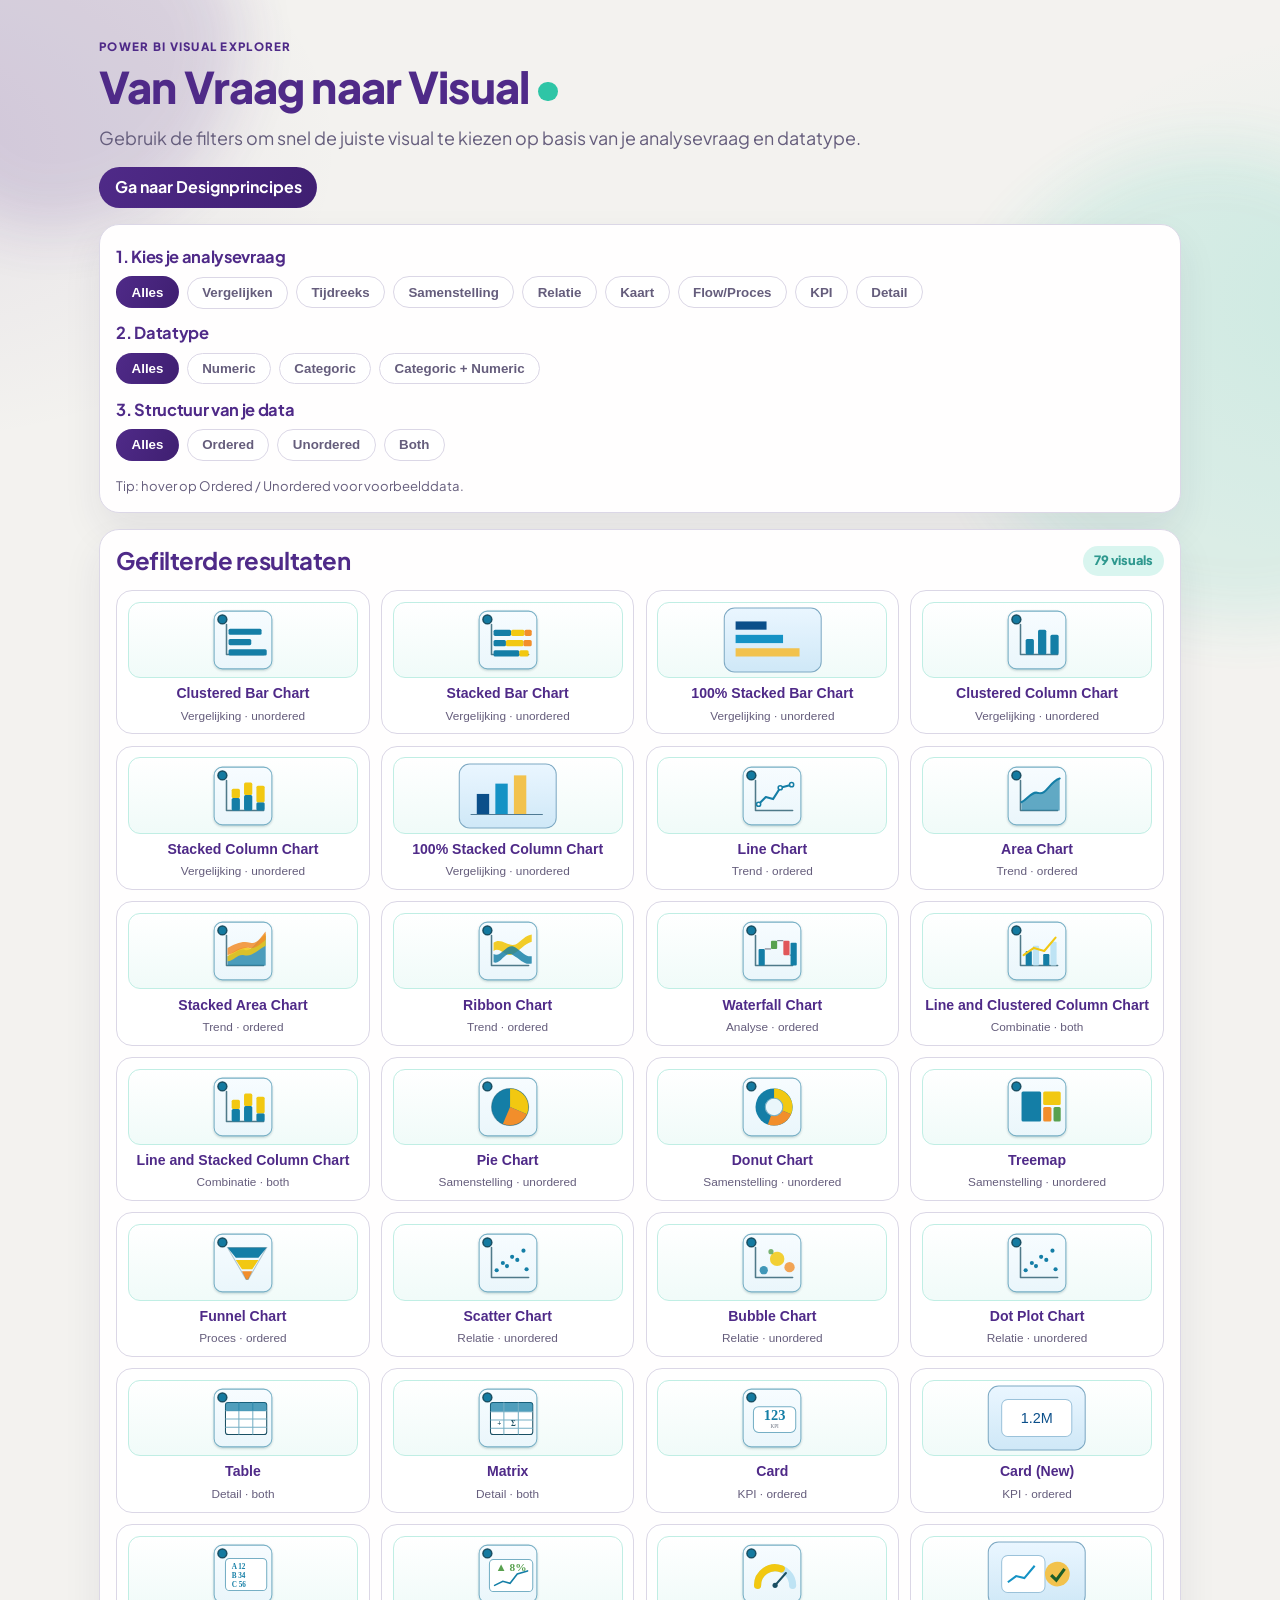
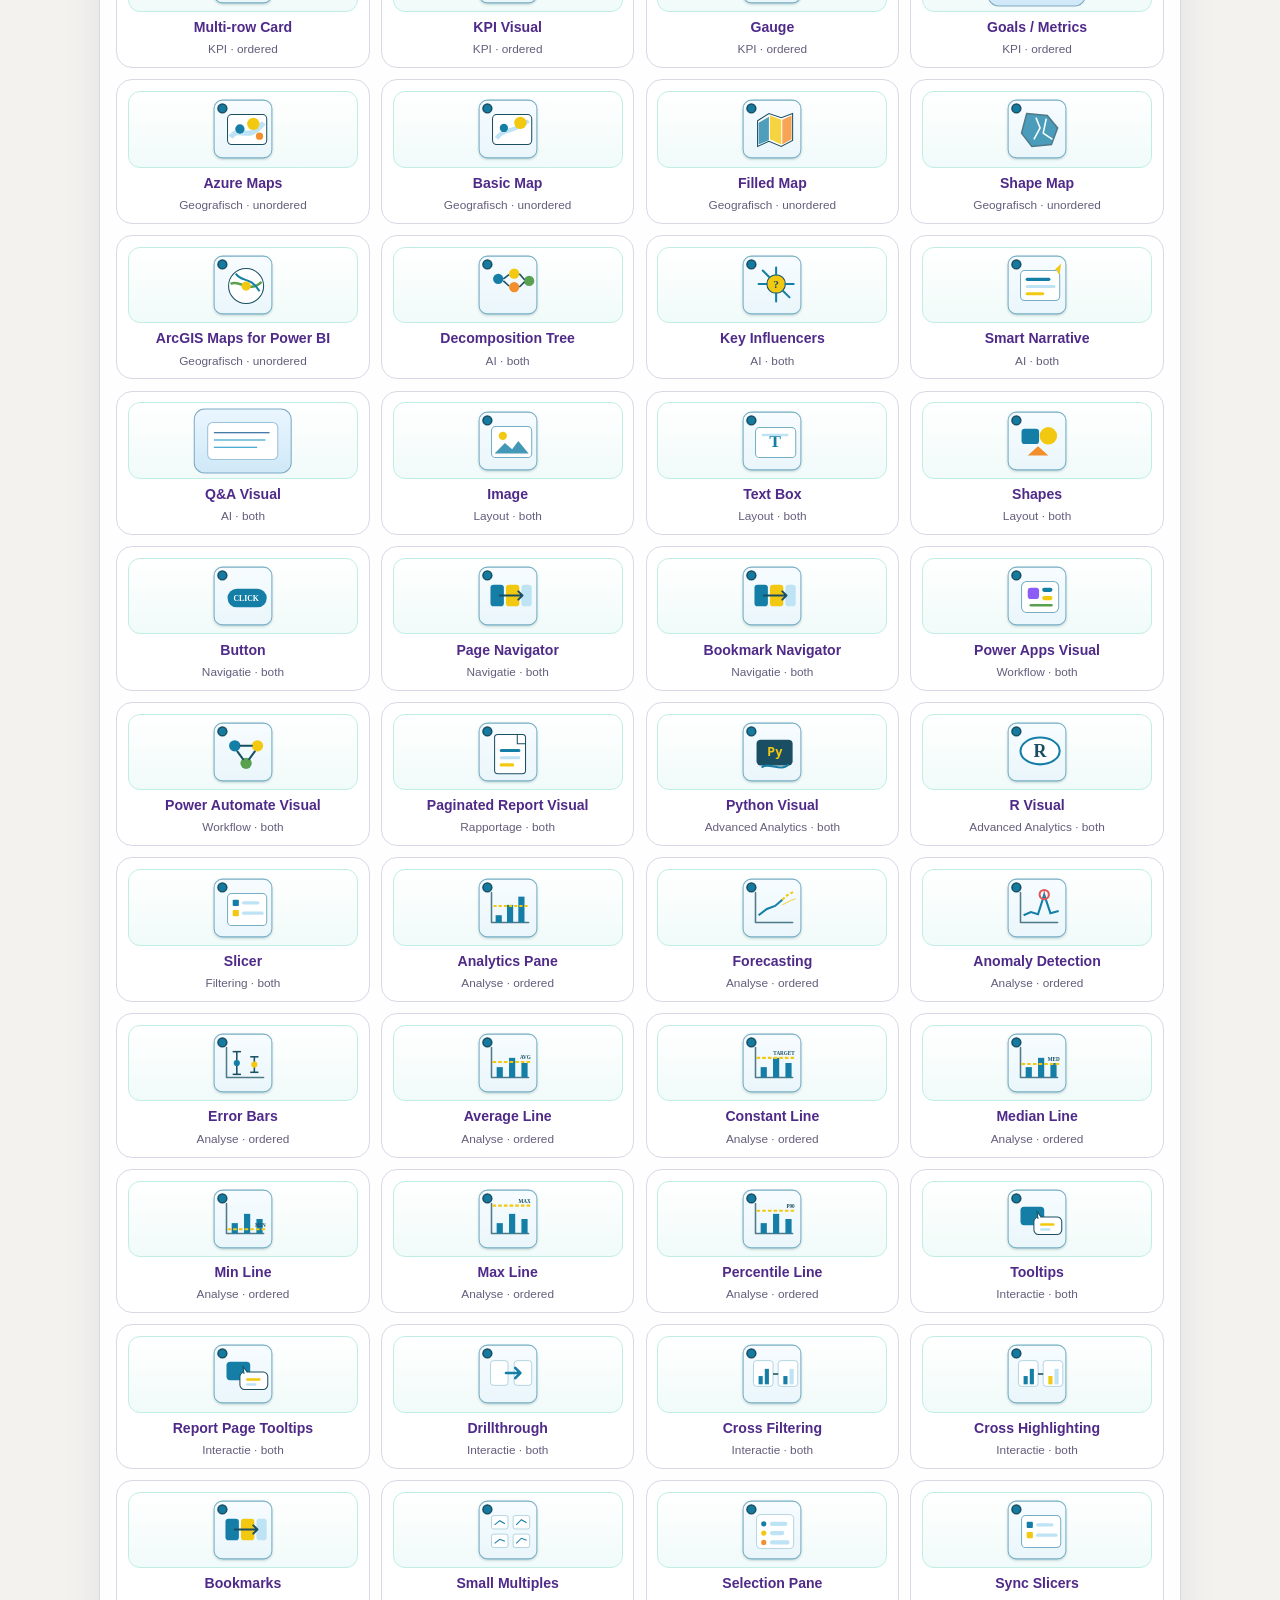
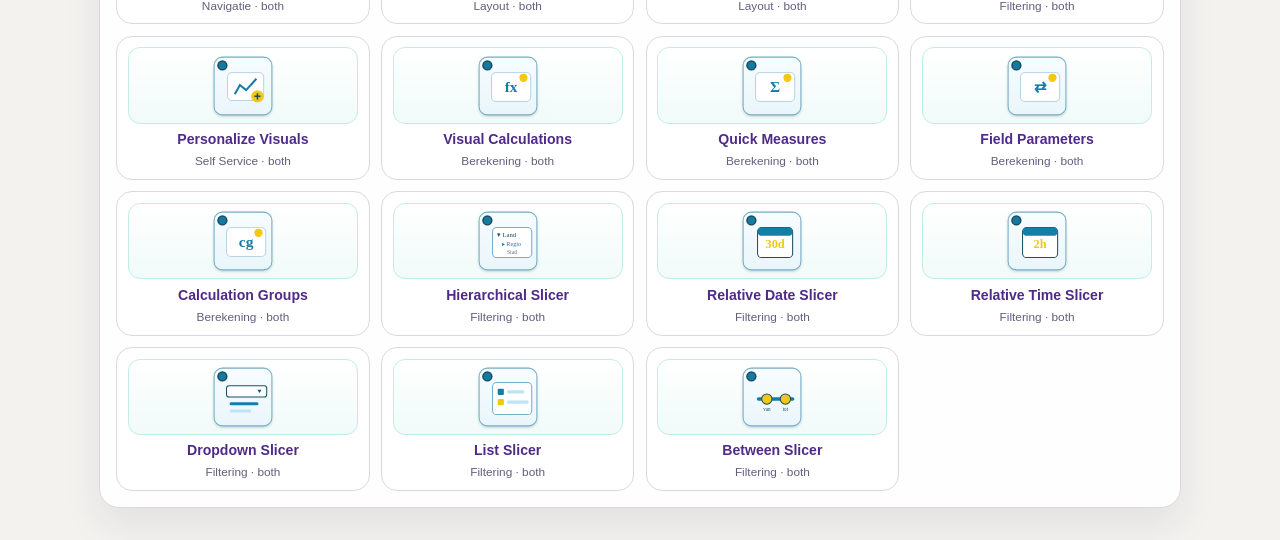
<file: web/index.html>
<!doctype html>
<html lang="nl">
<head>
  <meta charset="utf-8">
  <meta name="viewport" content="width=device-width, initial-scale=1">
  <title>Van Vraag naar Visual</title>
  <link rel="preconnect" href="https://fonts.googleapis.com">
  <link rel="preconnect" href="https://fonts.gstatic.com" crossorigin>
  <link href="https://fonts.googleapis.com/css2?family=Plus+Jakarta+Sans:wght@400;500;600;700;800&display=swap" rel="stylesheet">
  <link rel="stylesheet" href="styles.css">
</head>
<body>
  <div class="ambient ambient-a" aria-hidden="true"></div>
  <div class="ambient ambient-b" aria-hidden="true"></div>

  <header class="hero">
    <p class="kicker">Power BI visual explorer</p>
    <h1>Van Vraag naar Visual</h1>
    <p class="lead">Gebruik de filters om snel de juiste visual te kiezen op basis van je analysevraag en datatype.</p>
    <div class="page-nav">
      <a class="choice active" href="designprincipes.html">Ga naar Designprincipes</a>
    </div>
  </header>

  <main class="layout">
    <section class="controls panel">
      <h2>1. Kies je analysevraag</h2>
      <div id="goalOptions" class="choice-row"></div>

      <h2>2. Datatype</h2>
      <div id="dataTypeOptions" class="choice-row"></div>

      <h2>3. Structuur van je data</h2>
      <div id="orderOptions" class="choice-row"></div>

      <p class="hint">Tip: hover op Ordered / Unordered voor voorbeelddata.</p>
    </section>

    <section class="tree panel">
      <div class="tree-head">
        <h2>Gefilterde resultaten</h2>
        <span id="resultCount" class="count-pill">0 visuals</span>
      </div>
      <div id="treeCanvas" class="tree-canvas"></div>
    </section>
  </main>

  <dialog id="visualModal" class="modal">
    <article class="modal-card">
      <button id="closeModal" class="modal-close" aria-label="Sluiten">x</button>
      <div class="modal-top">
        <div id="modalIcon" class="modal-icon"></div>
        <div>
          <p id="modalCategory" class="modal-category"></p>
          <h3 id="modalTitle"></h3>
          <p id="modalComplexity" class="modal-complexity"></p>
        </div>
      </div>
      <div class="modal-grid">
        <section>
          <h4>Wat is het?</h4>
          <p id="modalWhat"></p>
        </section>
        <section>
          <h4>Wanneer gebruiken?</h4>
          <p id="modalUse"></p>
        </section>
        <section>
          <h4>Wanneer niet gebruiken?</h4>
          <p id="modalNot"></p>
        </section>
      </div>
    </article>
  </dialog>

  <template id="tooltipTemplate">
    <div class="tooltip">
      <p class="tooltip-title"></p>
      <p class="tooltip-description"></p>
      <ul class="tooltip-list"></ul>
    </div>
  </template>

  <script src="visuals-data.js"></script>
  <script src="app.js" type="module"></script>
</body>
</html>
</file>
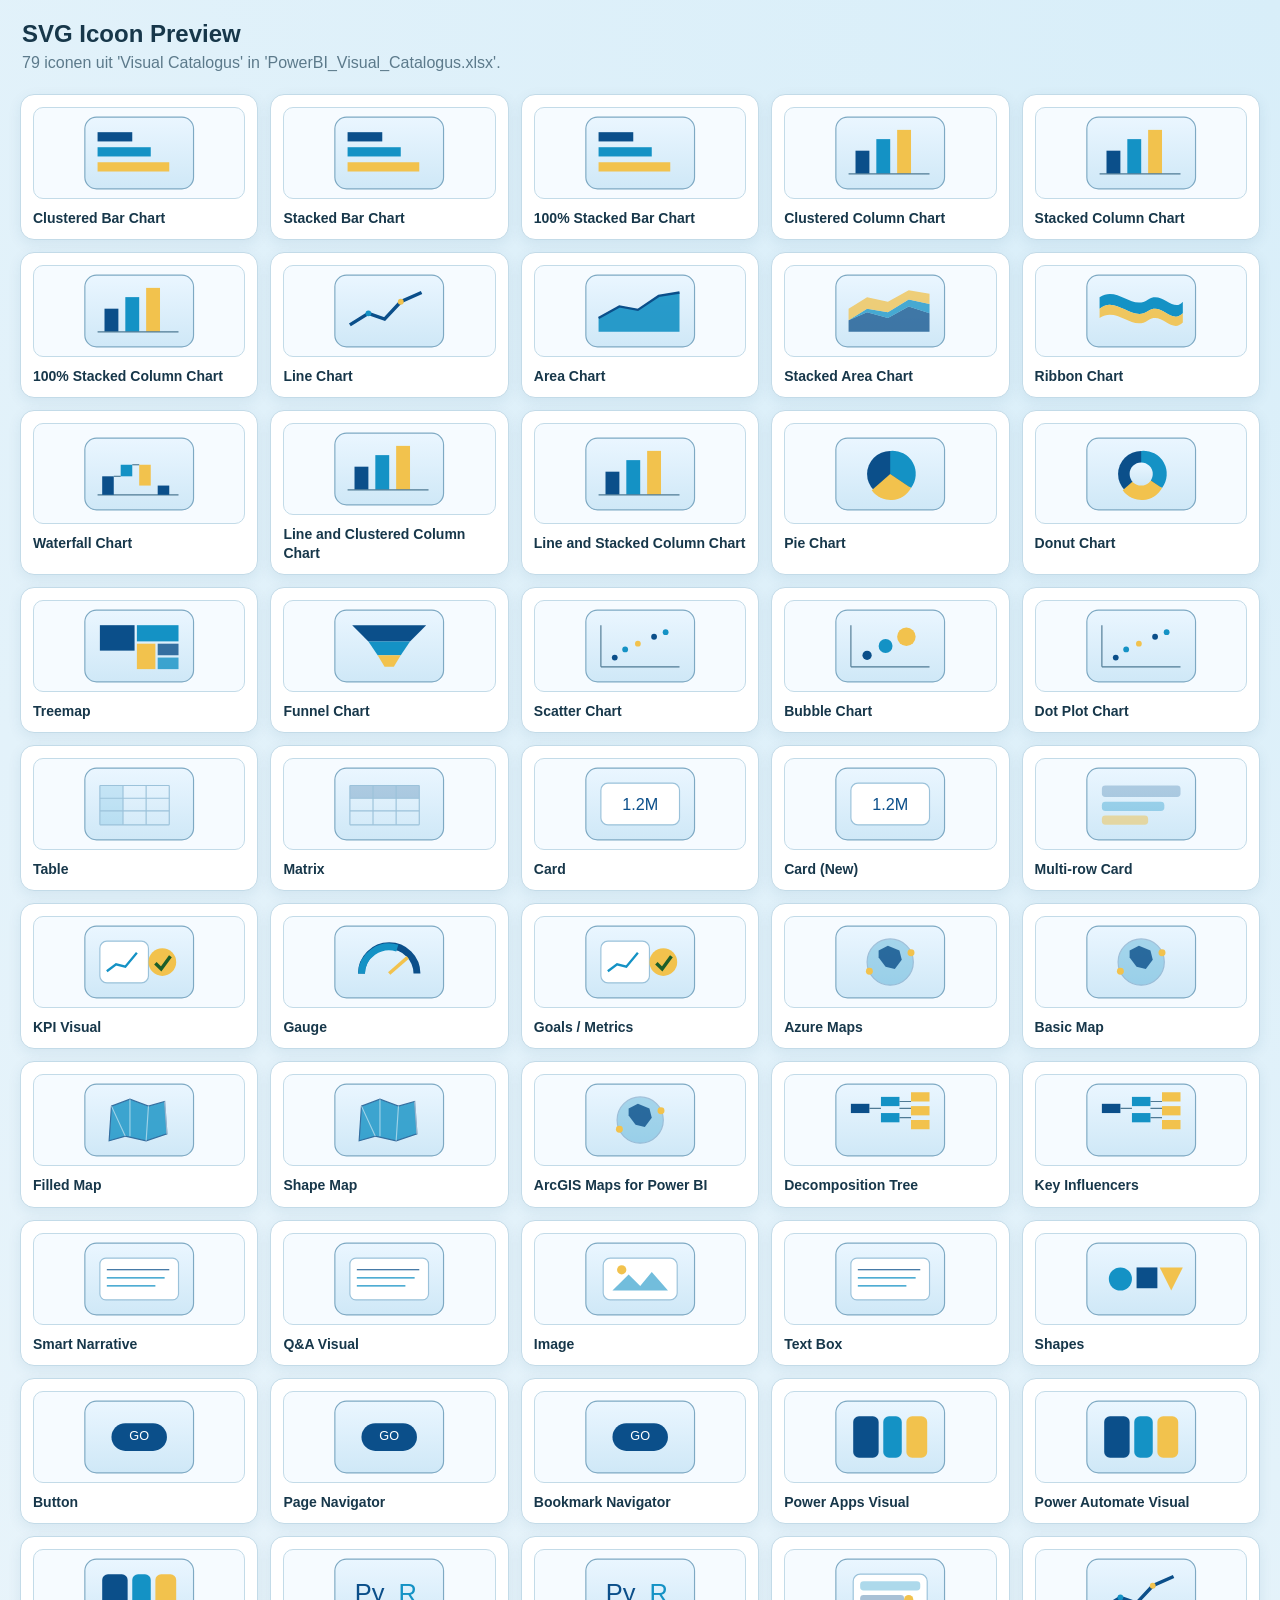
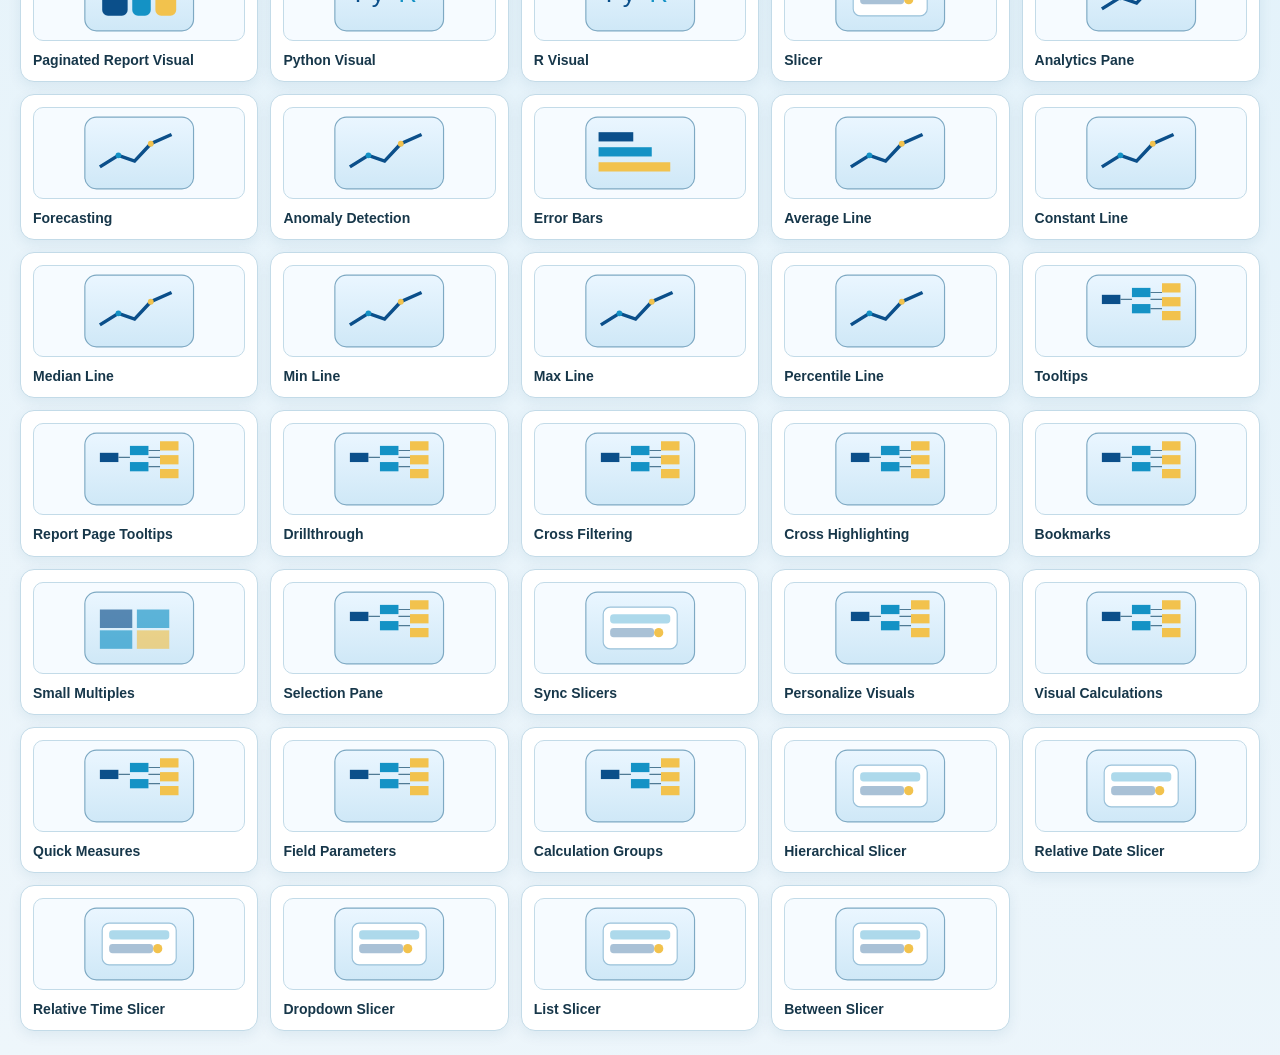
<file: svg-preview.html>
<!doctype html>
<html lang="nl">
<head>
  <meta charset="utf-8">
  <meta name="viewport" content="width=device-width, initial-scale=1">
  <title>SVG Icoon Preview</title>
  <style>
    :root {
      --bg: #eef6fb;
      --panel: #ffffff;
      --text: #17374a;
      --muted: #5c7a8b;
      --line: #c3dbe8;
    }
    * { box-sizing: border-box; }
    body {
      margin: 0;
      font-family: "Segoe UI", Arial, sans-serif;
      color: var(--text);
      background: radial-gradient(circle at top right, #d8eef9, var(--bg));
    }
    header {
      padding: 20px 22px 12px;
    }
    h1 {
      margin: 0;
      font-size: 24px;
    }
    p {
      margin: 6px 0 0;
      color: var(--muted);
    }
    main {
      padding: 10px 20px 24px;
      display: grid;
      gap: 12px;
      grid-template-columns: repeat(auto-fill, minmax(210px, 1fr));
    }
    .card {
      background: var(--panel);
      border: 1px solid var(--line);
      border-radius: 14px;
      padding: 12px;
      box-shadow: 0 4px 14px rgba(16, 74, 110, 0.08);
      display: grid;
      gap: 10px;
    }
    .icon {
      border: 1px solid var(--line);
      border-radius: 10px;
      background: #f6fbff;
      padding: 8px;
      min-height: 88px;
      display: grid;
      place-items: center;
    }
    .icon svg {
      width: 100%;
      height: auto;
      max-height: 74px;
    }
    h3 {
      margin: 0;
      font-size: 14px;
      line-height: 1.3;
      font-weight: 600;
    }
  </style>
</head>
<body>
  <header>
    <h1>SVG Icoon Preview</h1>
    <p>79 iconen uit 'Visual Catalogus' in 'PowerBI_Visual_Catalogus.xlsx'.</p>
  </header>
  <main>
    <article class="card">
              <div class="icon"><svg xmlns='http://www.w3.org/2000/svg' viewBox='0 0 96 64'><defs><linearGradient id='bg' x1='0' y1='0' x2='0' y2='1'><stop offset='0%' stop-color='#EAF6FF'/><stop offset='100%' stop-color='#CFE8F7'/></linearGradient></defs><rect x='1' y='1' width='94' height='62' rx='10' fill='url(#bg)' stroke='#7EA9C3'/><rect x='12' y='14' width='30' height='8' fill='#0B4F8A'/><rect x='12' y='27' width='46' height='8' fill='#1492C5'/><rect x='12' y='40' width='62' height='8' fill='#F2C24D'/></svg></div>
              <h3>Clustered Bar Chart</h3>
            </article><article class="card">
              <div class="icon"><svg xmlns='http://www.w3.org/2000/svg' viewBox='0 0 96 64'><defs><linearGradient id='bg' x1='0' y1='0' x2='0' y2='1'><stop offset='0%' stop-color='#EAF6FF'/><stop offset='100%' stop-color='#CFE8F7'/></linearGradient></defs><rect x='1' y='1' width='94' height='62' rx='10' fill='url(#bg)' stroke='#7EA9C3'/><rect x='12' y='14' width='30' height='8' fill='#0B4F8A'/><rect x='12' y='27' width='46' height='8' fill='#1492C5'/><rect x='12' y='40' width='62' height='8' fill='#F2C24D'/></svg></div>
              <h3>Stacked Bar Chart</h3>
            </article><article class="card">
              <div class="icon"><svg xmlns='http://www.w3.org/2000/svg' viewBox='0 0 96 64'><defs><linearGradient id='bg' x1='0' y1='0' x2='0' y2='1'><stop offset='0%' stop-color='#EAF6FF'/><stop offset='100%' stop-color='#CFE8F7'/></linearGradient></defs><rect x='1' y='1' width='94' height='62' rx='10' fill='url(#bg)' stroke='#7EA9C3'/><rect x='12' y='14' width='30' height='8' fill='#0B4F8A'/><rect x='12' y='27' width='46' height='8' fill='#1492C5'/><rect x='12' y='40' width='62' height='8' fill='#F2C24D'/></svg></div>
              <h3>100% Stacked Bar Chart</h3>
            </article><article class="card">
              <div class="icon"><svg xmlns='http://www.w3.org/2000/svg' viewBox='0 0 96 64'><defs><linearGradient id='bg' x1='0' y1='0' x2='0' y2='1'><stop offset='0%' stop-color='#EAF6FF'/><stop offset='100%' stop-color='#CFE8F7'/></linearGradient></defs><rect x='1' y='1' width='94' height='62' rx='10' fill='url(#bg)' stroke='#7EA9C3'/><rect x='18' y='30' width='12' height='20' fill='#0B4F8A'/><rect x='36' y='20' width='12' height='30' fill='#1492C5'/><rect x='54' y='12' width='12' height='38' fill='#F2C24D'/><line x1='12' y1='50' x2='82' y2='50' stroke='#4F7A94'/></svg></div>
              <h3>Clustered Column Chart</h3>
            </article><article class="card">
              <div class="icon"><svg xmlns='http://www.w3.org/2000/svg' viewBox='0 0 96 64'><defs><linearGradient id='bg' x1='0' y1='0' x2='0' y2='1'><stop offset='0%' stop-color='#EAF6FF'/><stop offset='100%' stop-color='#CFE8F7'/></linearGradient></defs><rect x='1' y='1' width='94' height='62' rx='10' fill='url(#bg)' stroke='#7EA9C3'/><rect x='18' y='30' width='12' height='20' fill='#0B4F8A'/><rect x='36' y='20' width='12' height='30' fill='#1492C5'/><rect x='54' y='12' width='12' height='38' fill='#F2C24D'/><line x1='12' y1='50' x2='82' y2='50' stroke='#4F7A94'/></svg></div>
              <h3>Stacked Column Chart</h3>
            </article><article class="card">
              <div class="icon"><svg xmlns='http://www.w3.org/2000/svg' viewBox='0 0 96 64'><defs><linearGradient id='bg' x1='0' y1='0' x2='0' y2='1'><stop offset='0%' stop-color='#EAF6FF'/><stop offset='100%' stop-color='#CFE8F7'/></linearGradient></defs><rect x='1' y='1' width='94' height='62' rx='10' fill='url(#bg)' stroke='#7EA9C3'/><rect x='18' y='30' width='12' height='20' fill='#0B4F8A'/><rect x='36' y='20' width='12' height='30' fill='#1492C5'/><rect x='54' y='12' width='12' height='38' fill='#F2C24D'/><line x1='12' y1='50' x2='82' y2='50' stroke='#4F7A94'/></svg></div>
              <h3>100% Stacked Column Chart</h3>
            </article><article class="card">
              <div class="icon"><svg xmlns='http://www.w3.org/2000/svg' viewBox='0 0 96 64'><defs><linearGradient id='bg' x1='0' y1='0' x2='0' y2='1'><stop offset='0%' stop-color='#EAF6FF'/><stop offset='100%' stop-color='#CFE8F7'/></linearGradient></defs><rect x='1' y='1' width='94' height='62' rx='10' fill='url(#bg)' stroke='#7EA9C3'/><polyline points='14,44 30,34 44,39 58,24 76,16' fill='none' stroke='#0B4F8A' stroke-width='3'/><circle cx='30' cy='34' r='2.5' fill='#1492C5'/><circle cx='58' cy='24' r='2.5' fill='#F2C24D'/></svg></div>
              <h3>Line Chart</h3>
            </article><article class="card">
              <div class="icon"><svg xmlns='http://www.w3.org/2000/svg' viewBox='0 0 96 64'><defs><linearGradient id='bg' x1='0' y1='0' x2='0' y2='1'><stop offset='0%' stop-color='#EAF6FF'/><stop offset='100%' stop-color='#CFE8F7'/></linearGradient></defs><rect x='1' y='1' width='94' height='62' rx='10' fill='url(#bg)' stroke='#7EA9C3'/><path d='M12 50 L12 38 L30 28 L46 31 L64 19 L82 16 L82 50 Z' fill='#1492C5' opacity='0.9'/><polyline points='12,38 30,28 46,31 64,19 82,16' fill='none' stroke='#0B4F8A' stroke-width='2'/></svg></div>
              <h3>Area Chart</h3>
            </article><article class="card">
              <div class="icon"><svg xmlns='http://www.w3.org/2000/svg' viewBox='0 0 96 64'><defs><linearGradient id='bg' x1='0' y1='0' x2='0' y2='1'><stop offset='0%' stop-color='#EAF6FF'/><stop offset='100%' stop-color='#CFE8F7'/></linearGradient></defs><rect x='1' y='1' width='94' height='62' rx='10' fill='url(#bg)' stroke='#7EA9C3'/><path d='M12 50 L12 40 L28 33 L46 38 L64 28 L82 34 L82 50 Z' fill='#0B4F8A' opacity='0.75'/><path d='M12 40 L28 30 L46 33 L64 22 L82 26 L82 34 L64 28 L46 38 L28 33 L12 40 Z' fill='#1492C5' opacity='0.75'/><path d='M12 30 L28 20 L46 24 L64 14 L82 17 L82 26 L64 22 L46 33 L28 30 L12 40 Z' fill='#F2C24D' opacity='0.75'/></svg></div>
              <h3>Stacked Area Chart</h3>
            </article><article class="card">
              <div class="icon"><svg xmlns='http://www.w3.org/2000/svg' viewBox='0 0 96 64'><defs><linearGradient id='bg' x1='0' y1='0' x2='0' y2='1'><stop offset='0%' stop-color='#EAF6FF'/><stop offset='100%' stop-color='#CFE8F7'/></linearGradient></defs><rect x='1' y='1' width='94' height='62' rx='10' fill='url(#bg)' stroke='#7EA9C3'/><path d='M12 20 C28 10, 40 32, 54 22 C66 14, 76 34, 84 24 L84 34 C74 44, 66 24, 54 32 C40 42, 26 18, 12 30 Z' fill='#1492C5'/><path d='M12 30 C26 18, 40 42, 54 32 C66 24, 74 44, 84 34 L84 42 C74 52, 66 32, 54 40 C40 50, 28 28, 12 38 Z' fill='#F2C24D' opacity='0.9'/></svg></div>
              <h3>Ribbon Chart</h3>
            </article><article class="card">
              <div class="icon"><svg xmlns='http://www.w3.org/2000/svg' viewBox='0 0 96 64'><defs><linearGradient id='bg' x1='0' y1='0' x2='0' y2='1'><stop offset='0%' stop-color='#EAF6FF'/><stop offset='100%' stop-color='#CFE8F7'/></linearGradient></defs><rect x='1' y='1' width='94' height='62' rx='10' fill='url(#bg)' stroke='#7EA9C3'/><line x1='12' y1='50' x2='82' y2='50' stroke='#4F7A94'/><rect x='16' y='34' width='10' height='16' fill='#0B4F8A'/><rect x='32' y='24' width='10' height='10' fill='#1492C5'/><rect x='48' y='24' width='10' height='18' fill='#F2C24D'/><rect x='64' y='42' width='10' height='8' fill='#0B4F8A'/><line x1='26' y1='34' x2='32' y2='34' stroke='#4F7A94'/><line x1='42' y1='24' x2='48' y2='24' stroke='#4F7A94'/></svg></div>
              <h3>Waterfall Chart</h3>
            </article><article class="card">
              <div class="icon"><svg xmlns='http://www.w3.org/2000/svg' viewBox='0 0 96 64'><defs><linearGradient id='bg' x1='0' y1='0' x2='0' y2='1'><stop offset='0%' stop-color='#EAF6FF'/><stop offset='100%' stop-color='#CFE8F7'/></linearGradient></defs><rect x='1' y='1' width='94' height='62' rx='10' fill='url(#bg)' stroke='#7EA9C3'/><rect x='18' y='30' width='12' height='20' fill='#0B4F8A'/><rect x='36' y='20' width='12' height='30' fill='#1492C5'/><rect x='54' y='12' width='12' height='38' fill='#F2C24D'/><line x1='12' y1='50' x2='82' y2='50' stroke='#4F7A94'/></svg></div>
              <h3>Line and Clustered Column Chart</h3>
            </article><article class="card">
              <div class="icon"><svg xmlns='http://www.w3.org/2000/svg' viewBox='0 0 96 64'><defs><linearGradient id='bg' x1='0' y1='0' x2='0' y2='1'><stop offset='0%' stop-color='#EAF6FF'/><stop offset='100%' stop-color='#CFE8F7'/></linearGradient></defs><rect x='1' y='1' width='94' height='62' rx='10' fill='url(#bg)' stroke='#7EA9C3'/><rect x='18' y='30' width='12' height='20' fill='#0B4F8A'/><rect x='36' y='20' width='12' height='30' fill='#1492C5'/><rect x='54' y='12' width='12' height='38' fill='#F2C24D'/><line x1='12' y1='50' x2='82' y2='50' stroke='#4F7A94'/></svg></div>
              <h3>Line and Stacked Column Chart</h3>
            </article><article class="card">
              <div class="icon"><svg xmlns='http://www.w3.org/2000/svg' viewBox='0 0 96 64'><defs><linearGradient id='bg' x1='0' y1='0' x2='0' y2='1'><stop offset='0%' stop-color='#EAF6FF'/><stop offset='100%' stop-color='#CFE8F7'/></linearGradient></defs><rect x='1' y='1' width='94' height='62' rx='10' fill='url(#bg)' stroke='#7EA9C3'/><circle cx='48' cy='32' r='20' fill='#0B4F8A'/><path d='M48 32 L48 12 A20 20 0 0 1 66 44 Z' fill='#1492C5'/><path d='M48 32 L66 44 A20 20 0 0 1 32 46 Z' fill='#F2C24D'/></svg></div>
              <h3>Pie Chart</h3>
            </article><article class="card">
              <div class="icon"><svg xmlns='http://www.w3.org/2000/svg' viewBox='0 0 96 64'><defs><linearGradient id='bg' x1='0' y1='0' x2='0' y2='1'><stop offset='0%' stop-color='#EAF6FF'/><stop offset='100%' stop-color='#CFE8F7'/></linearGradient></defs><rect x='1' y='1' width='94' height='62' rx='10' fill='url(#bg)' stroke='#7EA9C3'/><circle cx='48' cy='32' r='20' fill='#0B4F8A'/><path d='M48 32 L48 12 A20 20 0 0 1 66 44 Z' fill='#1492C5'/><path d='M48 32 L66 44 A20 20 0 0 1 32 46 Z' fill='#F2C24D'/><circle cx='48' cy='32' r='10' fill='url(#bg)'/></svg></div>
              <h3>Donut Chart</h3>
            </article><article class="card">
              <div class="icon"><svg xmlns='http://www.w3.org/2000/svg' viewBox='0 0 96 64'><defs><linearGradient id='bg' x1='0' y1='0' x2='0' y2='1'><stop offset='0%' stop-color='#EAF6FF'/><stop offset='100%' stop-color='#CFE8F7'/></linearGradient></defs><rect x='1' y='1' width='94' height='62' rx='10' fill='url(#bg)' stroke='#7EA9C3'/><rect x='14' y='14' width='30' height='22' fill='#0B4F8A'/><rect x='46' y='14' width='36' height='14' fill='#1492C5'/><rect x='46' y='30' width='16' height='22' fill='#F2C24D'/><rect x='64' y='30' width='18' height='10' fill='#0B4F8A' opacity='0.8'/><rect x='64' y='42' width='18' height='10' fill='#1492C5' opacity='0.8'/></svg></div>
              <h3>Treemap</h3>
            </article><article class="card">
              <div class="icon"><svg xmlns='http://www.w3.org/2000/svg' viewBox='0 0 96 64'><defs><linearGradient id='bg' x1='0' y1='0' x2='0' y2='1'><stop offset='0%' stop-color='#EAF6FF'/><stop offset='100%' stop-color='#CFE8F7'/></linearGradient></defs><rect x='1' y='1' width='94' height='62' rx='10' fill='url(#bg)' stroke='#7EA9C3'/><path d='M16 14 H80 L66 28 H30 Z' fill='#0B4F8A'/><path d='M30 28 H66 L58 40 H38 Z' fill='#1492C5'/><path d='M38 40 H58 L52 50 H44 Z' fill='#F2C24D'/></svg></div>
              <h3>Funnel Chart</h3>
            </article><article class="card">
              <div class="icon"><svg xmlns='http://www.w3.org/2000/svg' viewBox='0 0 96 64'><defs><linearGradient id='bg' x1='0' y1='0' x2='0' y2='1'><stop offset='0%' stop-color='#EAF6FF'/><stop offset='100%' stop-color='#CFE8F7'/></linearGradient></defs><rect x='1' y='1' width='94' height='62' rx='10' fill='url(#bg)' stroke='#7EA9C3'/><line x1='14' y1='50' x2='82' y2='50' stroke='#4F7A94'/><line x1='14' y1='50' x2='14' y2='14' stroke='#4F7A94'/><circle cx='26' cy='42' r='2.5' fill='#0B4F8A'/><circle cx='35' cy='35' r='2.5' fill='#1492C5'/><circle cx='46' cy='30' r='2.5' fill='#F2C24D'/><circle cx='60' cy='24' r='2.5' fill='#0B4F8A'/><circle cx='70' cy='20' r='2.5' fill='#1492C5'/></svg></div>
              <h3>Scatter Chart</h3>
            </article><article class="card">
              <div class="icon"><svg xmlns='http://www.w3.org/2000/svg' viewBox='0 0 96 64'><defs><linearGradient id='bg' x1='0' y1='0' x2='0' y2='1'><stop offset='0%' stop-color='#EAF6FF'/><stop offset='100%' stop-color='#CFE8F7'/></linearGradient></defs><rect x='1' y='1' width='94' height='62' rx='10' fill='url(#bg)' stroke='#7EA9C3'/><line x1='14' y1='50' x2='82' y2='50' stroke='#4F7A94'/><line x1='14' y1='50' x2='14' y2='14' stroke='#4F7A94'/><circle cx='28' cy='40' r='4' fill='#0B4F8A'/><circle cx='44' cy='32' r='6' fill='#1492C5'/><circle cx='62' cy='24' r='8' fill='#F2C24D'/></svg></div>
              <h3>Bubble Chart</h3>
            </article><article class="card">
              <div class="icon"><svg xmlns='http://www.w3.org/2000/svg' viewBox='0 0 96 64'><defs><linearGradient id='bg' x1='0' y1='0' x2='0' y2='1'><stop offset='0%' stop-color='#EAF6FF'/><stop offset='100%' stop-color='#CFE8F7'/></linearGradient></defs><rect x='1' y='1' width='94' height='62' rx='10' fill='url(#bg)' stroke='#7EA9C3'/><line x1='14' y1='50' x2='82' y2='50' stroke='#4F7A94'/><line x1='14' y1='50' x2='14' y2='14' stroke='#4F7A94'/><circle cx='26' cy='42' r='2.5' fill='#0B4F8A'/><circle cx='35' cy='35' r='2.5' fill='#1492C5'/><circle cx='46' cy='30' r='2.5' fill='#F2C24D'/><circle cx='60' cy='24' r='2.5' fill='#0B4F8A'/><circle cx='70' cy='20' r='2.5' fill='#1492C5'/></svg></div>
              <h3>Dot Plot Chart</h3>
            </article><article class="card">
              <div class="icon"><svg xmlns='http://www.w3.org/2000/svg' viewBox='0 0 96 64'><defs><linearGradient id='bg' x1='0' y1='0' x2='0' y2='1'><stop offset='0%' stop-color='#EAF6FF'/><stop offset='100%' stop-color='#CFE8F7'/></linearGradient></defs><rect x='1' y='1' width='94' height='62' rx='10' fill='url(#bg)' stroke='#7EA9C3'/><rect x='14' y='16' width='20' height='34' fill='#1492C5' opacity='0.15'/><line x1='14' y1='16' x2='14' y2='50' stroke='#9BC2DA'/><line x1='34' y1='16' x2='34' y2='50' stroke='#9BC2DA'/><line x1='54' y1='16' x2='54' y2='50' stroke='#9BC2DA'/><line x1='74' y1='16' x2='74' y2='50' stroke='#9BC2DA'/><line x1='14' y1='16' x2='74' y2='16' stroke='#9BC2DA'/><line x1='14' y1='27' x2='74' y2='27' stroke='#9BC2DA'/><line x1='14' y1='38' x2='74' y2='38' stroke='#9BC2DA'/><line x1='14' y1='50' x2='74' y2='50' stroke='#9BC2DA'/></svg></div>
              <h3>Table</h3>
            </article><article class="card">
              <div class="icon"><svg xmlns='http://www.w3.org/2000/svg' viewBox='0 0 96 64'><defs><linearGradient id='bg' x1='0' y1='0' x2='0' y2='1'><stop offset='0%' stop-color='#EAF6FF'/><stop offset='100%' stop-color='#CFE8F7'/></linearGradient></defs><rect x='1' y='1' width='94' height='62' rx='10' fill='url(#bg)' stroke='#7EA9C3'/><rect x='14' y='16' width='60' height='11' fill='#0B4F8A' opacity='0.25'/><line x1='14' y1='16' x2='14' y2='50' stroke='#9BC2DA'/><line x1='34' y1='16' x2='34' y2='50' stroke='#9BC2DA'/><line x1='54' y1='16' x2='54' y2='50' stroke='#9BC2DA'/><line x1='74' y1='16' x2='74' y2='50' stroke='#9BC2DA'/><line x1='14' y1='16' x2='74' y2='16' stroke='#9BC2DA'/><line x1='14' y1='27' x2='74' y2='27' stroke='#9BC2DA'/><line x1='14' y1='38' x2='74' y2='38' stroke='#9BC2DA'/><line x1='14' y1='50' x2='74' y2='50' stroke='#9BC2DA'/></svg></div>
              <h3>Matrix</h3>
            </article><article class="card">
              <div class="icon"><svg xmlns='http://www.w3.org/2000/svg' viewBox='0 0 96 64'><defs><linearGradient id='bg' x1='0' y1='0' x2='0' y2='1'><stop offset='0%' stop-color='#EAF6FF'/><stop offset='100%' stop-color='#CFE8F7'/></linearGradient></defs><rect x='1' y='1' width='94' height='62' rx='10' fill='url(#bg)' stroke='#7EA9C3'/><rect x='14' y='14' width='68' height='36' rx='6' fill='white' stroke='#9BC2DA'/><text x='48' y='37' text-anchor='middle' font-size='14' font-family='Segoe UI, Arial' fill='#0B4F8A'>1.2M</text></svg></div>
              <h3>Card</h3>
            </article><article class="card">
              <div class="icon"><svg xmlns='http://www.w3.org/2000/svg' viewBox='0 0 96 64'><defs><linearGradient id='bg' x1='0' y1='0' x2='0' y2='1'><stop offset='0%' stop-color='#EAF6FF'/><stop offset='100%' stop-color='#CFE8F7'/></linearGradient></defs><rect x='1' y='1' width='94' height='62' rx='10' fill='url(#bg)' stroke='#7EA9C3'/><rect x='14' y='14' width='68' height='36' rx='6' fill='white' stroke='#9BC2DA'/><text x='48' y='37' text-anchor='middle' font-size='14' font-family='Segoe UI, Arial' fill='#0B4F8A'>1.2M</text></svg></div>
              <h3>Card (New)</h3>
            </article><article class="card">
              <div class="icon"><svg xmlns='http://www.w3.org/2000/svg' viewBox='0 0 96 64'><defs><linearGradient id='bg' x1='0' y1='0' x2='0' y2='1'><stop offset='0%' stop-color='#EAF6FF'/><stop offset='100%' stop-color='#CFE8F7'/></linearGradient></defs><rect x='1' y='1' width='94' height='62' rx='10' fill='url(#bg)' stroke='#7EA9C3'/><rect x='14' y='16' width='68' height='10' rx='3' fill='#0B4F8A' opacity='0.25'/><rect x='14' y='30' width='54' height='8' rx='3' fill='#1492C5' opacity='0.35'/><rect x='14' y='42' width='40' height='8' rx='3' fill='#F2C24D' opacity='0.5'/></svg></div>
              <h3>Multi-row Card</h3>
            </article><article class="card">
              <div class="icon"><svg xmlns='http://www.w3.org/2000/svg' viewBox='0 0 96 64'><defs><linearGradient id='bg' x1='0' y1='0' x2='0' y2='1'><stop offset='0%' stop-color='#EAF6FF'/><stop offset='100%' stop-color='#CFE8F7'/></linearGradient></defs><rect x='1' y='1' width='94' height='62' rx='10' fill='url(#bg)' stroke='#7EA9C3'/><rect x='14' y='14' width='42' height='36' rx='6' fill='white' stroke='#9BC2DA'/><polyline points='20,40 28,34 36,36 46,24' fill='none' stroke='#1492C5' stroke-width='2'/><circle cx='68' cy='32' r='12' fill='#F2C24D'/><path d='M62 33 L67 38 L75 27' fill='none' stroke='#1C5E2A' stroke-width='3'/></svg></div>
              <h3>KPI Visual</h3>
            </article><article class="card">
              <div class="icon"><svg xmlns='http://www.w3.org/2000/svg' viewBox='0 0 96 64'><defs><linearGradient id='bg' x1='0' y1='0' x2='0' y2='1'><stop offset='0%' stop-color='#EAF6FF'/><stop offset='100%' stop-color='#CFE8F7'/></linearGradient></defs><rect x='1' y='1' width='94' height='62' rx='10' fill='url(#bg)' stroke='#7EA9C3'/><path d='M24 42 A24 24 0 0 1 72 42' fill='none' stroke='#0B4F8A' stroke-width='6'/><path d='M24 42 A24 24 0 0 1 55 20' fill='none' stroke='#1492C5' stroke-width='6'/><line x1='48' y1='42' x2='64' y2='28' stroke='#F2C24D' stroke-width='3'/></svg></div>
              <h3>Gauge</h3>
            </article><article class="card">
              <div class="icon"><svg xmlns='http://www.w3.org/2000/svg' viewBox='0 0 96 64'><defs><linearGradient id='bg' x1='0' y1='0' x2='0' y2='1'><stop offset='0%' stop-color='#EAF6FF'/><stop offset='100%' stop-color='#CFE8F7'/></linearGradient></defs><rect x='1' y='1' width='94' height='62' rx='10' fill='url(#bg)' stroke='#7EA9C3'/><rect x='14' y='14' width='42' height='36' rx='6' fill='white' stroke='#9BC2DA'/><polyline points='20,40 28,34 36,36 46,24' fill='none' stroke='#1492C5' stroke-width='2'/><circle cx='68' cy='32' r='12' fill='#F2C24D'/><path d='M62 33 L67 38 L75 27' fill='none' stroke='#1C5E2A' stroke-width='3'/></svg></div>
              <h3>Goals / Metrics</h3>
            </article><article class="card">
              <div class="icon"><svg xmlns='http://www.w3.org/2000/svg' viewBox='0 0 96 64'><defs><linearGradient id='bg' x1='0' y1='0' x2='0' y2='1'><stop offset='0%' stop-color='#EAF6FF'/><stop offset='100%' stop-color='#CFE8F7'/></linearGradient></defs><rect x='1' y='1' width='94' height='62' rx='10' fill='url(#bg)' stroke='#7EA9C3'/><circle cx='48' cy='32' r='20' fill='#1492C5' opacity='0.3' stroke='#0B4F8A'/><path d='M38 22 L46 18 L56 22 L58 30 L52 38 L44 36 L38 28 Z' fill='#0B4F8A' opacity='0.8'/><circle cx='66' cy='24' r='3' fill='#F2C24D'/><circle cx='30' cy='40' r='3' fill='#F2C24D'/></svg></div>
              <h3>Azure Maps</h3>
            </article><article class="card">
              <div class="icon"><svg xmlns='http://www.w3.org/2000/svg' viewBox='0 0 96 64'><defs><linearGradient id='bg' x1='0' y1='0' x2='0' y2='1'><stop offset='0%' stop-color='#EAF6FF'/><stop offset='100%' stop-color='#CFE8F7'/></linearGradient></defs><rect x='1' y='1' width='94' height='62' rx='10' fill='url(#bg)' stroke='#7EA9C3'/><circle cx='48' cy='32' r='20' fill='#1492C5' opacity='0.3' stroke='#0B4F8A'/><path d='M38 22 L46 18 L56 22 L58 30 L52 38 L44 36 L38 28 Z' fill='#0B4F8A' opacity='0.8'/><circle cx='66' cy='24' r='3' fill='#F2C24D'/><circle cx='30' cy='40' r='3' fill='#F2C24D'/></svg></div>
              <h3>Basic Map</h3>
            </article><article class="card">
              <div class="icon"><svg xmlns='http://www.w3.org/2000/svg' viewBox='0 0 96 64'><defs><linearGradient id='bg' x1='0' y1='0' x2='0' y2='1'><stop offset='0%' stop-color='#EAF6FF'/><stop offset='100%' stop-color='#CFE8F7'/></linearGradient></defs><rect x='1' y='1' width='94' height='62' rx='10' fill='url(#bg)' stroke='#7EA9C3'/><path d='M24 20 L40 14 L56 20 L70 16 L72 44 L54 50 L36 46 L22 50 Z' fill='#1492C5' opacity='0.8' stroke='#0B4F8A'/><path d='M40 14 L40 46 M56 20 L54 50 M24 20 L36 46 M70 16 L72 44' stroke='white' opacity='0.5'/></svg></div>
              <h3>Filled Map</h3>
            </article><article class="card">
              <div class="icon"><svg xmlns='http://www.w3.org/2000/svg' viewBox='0 0 96 64'><defs><linearGradient id='bg' x1='0' y1='0' x2='0' y2='1'><stop offset='0%' stop-color='#EAF6FF'/><stop offset='100%' stop-color='#CFE8F7'/></linearGradient></defs><rect x='1' y='1' width='94' height='62' rx='10' fill='url(#bg)' stroke='#7EA9C3'/><path d='M24 20 L40 14 L56 20 L70 16 L72 44 L54 50 L36 46 L22 50 Z' fill='#1492C5' opacity='0.8' stroke='#0B4F8A'/><path d='M40 14 L40 46 M56 20 L54 50 M24 20 L36 46 M70 16 L72 44' stroke='white' opacity='0.5'/></svg></div>
              <h3>Shape Map</h3>
            </article><article class="card">
              <div class="icon"><svg xmlns='http://www.w3.org/2000/svg' viewBox='0 0 96 64'><defs><linearGradient id='bg' x1='0' y1='0' x2='0' y2='1'><stop offset='0%' stop-color='#EAF6FF'/><stop offset='100%' stop-color='#CFE8F7'/></linearGradient></defs><rect x='1' y='1' width='94' height='62' rx='10' fill='url(#bg)' stroke='#7EA9C3'/><circle cx='48' cy='32' r='20' fill='#1492C5' opacity='0.3' stroke='#0B4F8A'/><path d='M38 22 L46 18 L56 22 L58 30 L52 38 L44 36 L38 28 Z' fill='#0B4F8A' opacity='0.8'/><circle cx='66' cy='24' r='3' fill='#F2C24D'/><circle cx='30' cy='40' r='3' fill='#F2C24D'/></svg></div>
              <h3>ArcGIS Maps for Power BI</h3>
            </article><article class="card">
              <div class="icon"><svg xmlns='http://www.w3.org/2000/svg' viewBox='0 0 96 64'><defs><linearGradient id='bg' x1='0' y1='0' x2='0' y2='1'><stop offset='0%' stop-color='#EAF6FF'/><stop offset='100%' stop-color='#CFE8F7'/></linearGradient></defs><rect x='1' y='1' width='94' height='62' rx='10' fill='url(#bg)' stroke='#7EA9C3'/><rect x='14' y='18' width='16' height='8' fill='#0B4F8A'/><rect x='40' y='12' width='16' height='8' fill='#1492C5'/><rect x='40' y='26' width='16' height='8' fill='#1492C5'/><rect x='66' y='8' width='16' height='8' fill='#F2C24D'/><rect x='66' y='20' width='16' height='8' fill='#F2C24D'/><rect x='66' y='32' width='16' height='8' fill='#F2C24D'/><path d='M30 22 H40 M56 16 H66 M56 30 H66 M56 22 H66' stroke='#4F7A94'/></svg></div>
              <h3>Decomposition Tree</h3>
            </article><article class="card">
              <div class="icon"><svg xmlns='http://www.w3.org/2000/svg' viewBox='0 0 96 64'><defs><linearGradient id='bg' x1='0' y1='0' x2='0' y2='1'><stop offset='0%' stop-color='#EAF6FF'/><stop offset='100%' stop-color='#CFE8F7'/></linearGradient></defs><rect x='1' y='1' width='94' height='62' rx='10' fill='url(#bg)' stroke='#7EA9C3'/><rect x='14' y='18' width='16' height='8' fill='#0B4F8A'/><rect x='40' y='12' width='16' height='8' fill='#1492C5'/><rect x='40' y='26' width='16' height='8' fill='#1492C5'/><rect x='66' y='8' width='16' height='8' fill='#F2C24D'/><rect x='66' y='20' width='16' height='8' fill='#F2C24D'/><rect x='66' y='32' width='16' height='8' fill='#F2C24D'/><path d='M30 22 H40 M56 16 H66 M56 30 H66 M56 22 H66' stroke='#4F7A94'/></svg></div>
              <h3>Key Influencers</h3>
            </article><article class="card">
              <div class="icon"><svg xmlns='http://www.w3.org/2000/svg' viewBox='0 0 96 64'><defs><linearGradient id='bg' x1='0' y1='0' x2='0' y2='1'><stop offset='0%' stop-color='#EAF6FF'/><stop offset='100%' stop-color='#CFE8F7'/></linearGradient></defs><rect x='1' y='1' width='94' height='62' rx='10' fill='url(#bg)' stroke='#7EA9C3'/><rect x='14' y='14' width='68' height='36' rx='5' fill='white' stroke='#9BC2DA'/><line x1='20' y1='24' x2='74' y2='24' stroke='#0B4F8A'/><line x1='20' y1='31' x2='70' y2='31' stroke='#1492C5'/><line x1='20' y1='38' x2='62' y2='38' stroke='#1492C5'/></svg></div>
              <h3>Smart Narrative</h3>
            </article><article class="card">
              <div class="icon"><svg xmlns='http://www.w3.org/2000/svg' viewBox='0 0 96 64'><defs><linearGradient id='bg' x1='0' y1='0' x2='0' y2='1'><stop offset='0%' stop-color='#EAF6FF'/><stop offset='100%' stop-color='#CFE8F7'/></linearGradient></defs><rect x='1' y='1' width='94' height='62' rx='10' fill='url(#bg)' stroke='#7EA9C3'/><rect x='14' y='14' width='68' height='36' rx='5' fill='white' stroke='#9BC2DA'/><line x1='20' y1='24' x2='74' y2='24' stroke='#0B4F8A'/><line x1='20' y1='31' x2='70' y2='31' stroke='#1492C5'/><line x1='20' y1='38' x2='62' y2='38' stroke='#1492C5'/></svg></div>
              <h3>Q&A Visual</h3>
            </article><article class="card">
              <div class="icon"><svg xmlns='http://www.w3.org/2000/svg' viewBox='0 0 96 64'><defs><linearGradient id='bg' x1='0' y1='0' x2='0' y2='1'><stop offset='0%' stop-color='#EAF6FF'/><stop offset='100%' stop-color='#CFE8F7'/></linearGradient></defs><rect x='1' y='1' width='94' height='62' rx='10' fill='url(#bg)' stroke='#7EA9C3'/><rect x='16' y='14' width='64' height='36' rx='6' fill='white' stroke='#9BC2DA'/><path d='M24 42 L38 28 L48 38 L58 26 L72 42 Z' fill='#1492C5' opacity='0.6'/><circle cx='32' cy='24' r='4' fill='#F2C24D'/></svg></div>
              <h3>Image</h3>
            </article><article class="card">
              <div class="icon"><svg xmlns='http://www.w3.org/2000/svg' viewBox='0 0 96 64'><defs><linearGradient id='bg' x1='0' y1='0' x2='0' y2='1'><stop offset='0%' stop-color='#EAF6FF'/><stop offset='100%' stop-color='#CFE8F7'/></linearGradient></defs><rect x='1' y='1' width='94' height='62' rx='10' fill='url(#bg)' stroke='#7EA9C3'/><rect x='14' y='14' width='68' height='36' rx='5' fill='white' stroke='#9BC2DA'/><line x1='20' y1='24' x2='74' y2='24' stroke='#0B4F8A'/><line x1='20' y1='31' x2='70' y2='31' stroke='#1492C5'/><line x1='20' y1='38' x2='62' y2='38' stroke='#1492C5'/></svg></div>
              <h3>Text Box</h3>
            </article><article class="card">
              <div class="icon"><svg xmlns='http://www.w3.org/2000/svg' viewBox='0 0 96 64'><defs><linearGradient id='bg' x1='0' y1='0' x2='0' y2='1'><stop offset='0%' stop-color='#EAF6FF'/><stop offset='100%' stop-color='#CFE8F7'/></linearGradient></defs><rect x='1' y='1' width='94' height='62' rx='10' fill='url(#bg)' stroke='#7EA9C3'/><circle cx='30' cy='32' r='10' fill='#1492C5'/><rect x='44' y='22' width='18' height='18' fill='#0B4F8A'/><polygon points='74,42 64,22 84,22' fill='#F2C24D'/></svg></div>
              <h3>Shapes</h3>
            </article><article class="card">
              <div class="icon"><svg xmlns='http://www.w3.org/2000/svg' viewBox='0 0 96 64'><defs><linearGradient id='bg' x1='0' y1='0' x2='0' y2='1'><stop offset='0%' stop-color='#EAF6FF'/><stop offset='100%' stop-color='#CFE8F7'/></linearGradient></defs><rect x='1' y='1' width='94' height='62' rx='10' fill='url(#bg)' stroke='#7EA9C3'/><rect x='24' y='20' width='48' height='24' rx='12' fill='#0B4F8A'/><text x='48' y='35' text-anchor='middle' font-size='11' font-family='Segoe UI, Arial' fill='white'>GO</text></svg></div>
              <h3>Button</h3>
            </article><article class="card">
              <div class="icon"><svg xmlns='http://www.w3.org/2000/svg' viewBox='0 0 96 64'><defs><linearGradient id='bg' x1='0' y1='0' x2='0' y2='1'><stop offset='0%' stop-color='#EAF6FF'/><stop offset='100%' stop-color='#CFE8F7'/></linearGradient></defs><rect x='1' y='1' width='94' height='62' rx='10' fill='url(#bg)' stroke='#7EA9C3'/><rect x='24' y='20' width='48' height='24' rx='12' fill='#0B4F8A'/><text x='48' y='35' text-anchor='middle' font-size='11' font-family='Segoe UI, Arial' fill='white'>GO</text></svg></div>
              <h3>Page Navigator</h3>
            </article><article class="card">
              <div class="icon"><svg xmlns='http://www.w3.org/2000/svg' viewBox='0 0 96 64'><defs><linearGradient id='bg' x1='0' y1='0' x2='0' y2='1'><stop offset='0%' stop-color='#EAF6FF'/><stop offset='100%' stop-color='#CFE8F7'/></linearGradient></defs><rect x='1' y='1' width='94' height='62' rx='10' fill='url(#bg)' stroke='#7EA9C3'/><rect x='24' y='20' width='48' height='24' rx='12' fill='#0B4F8A'/><text x='48' y='35' text-anchor='middle' font-size='11' font-family='Segoe UI, Arial' fill='white'>GO</text></svg></div>
              <h3>Bookmark Navigator</h3>
            </article><article class="card">
              <div class="icon"><svg xmlns='http://www.w3.org/2000/svg' viewBox='0 0 96 64'><defs><linearGradient id='bg' x1='0' y1='0' x2='0' y2='1'><stop offset='0%' stop-color='#EAF6FF'/><stop offset='100%' stop-color='#CFE8F7'/></linearGradient></defs><rect x='1' y='1' width='94' height='62' rx='10' fill='url(#bg)' stroke='#7EA9C3'/><rect x='16' y='14' width='22' height='36' rx='5' fill='#0B4F8A'/><rect x='42' y='14' width='16' height='36' rx='5' fill='#1492C5'/><rect x='62' y='14' width='18' height='36' rx='5' fill='#F2C24D'/></svg></div>
              <h3>Power Apps Visual</h3>
            </article><article class="card">
              <div class="icon"><svg xmlns='http://www.w3.org/2000/svg' viewBox='0 0 96 64'><defs><linearGradient id='bg' x1='0' y1='0' x2='0' y2='1'><stop offset='0%' stop-color='#EAF6FF'/><stop offset='100%' stop-color='#CFE8F7'/></linearGradient></defs><rect x='1' y='1' width='94' height='62' rx='10' fill='url(#bg)' stroke='#7EA9C3'/><rect x='16' y='14' width='22' height='36' rx='5' fill='#0B4F8A'/><rect x='42' y='14' width='16' height='36' rx='5' fill='#1492C5'/><rect x='62' y='14' width='18' height='36' rx='5' fill='#F2C24D'/></svg></div>
              <h3>Power Automate Visual</h3>
            </article><article class="card">
              <div class="icon"><svg xmlns='http://www.w3.org/2000/svg' viewBox='0 0 96 64'><defs><linearGradient id='bg' x1='0' y1='0' x2='0' y2='1'><stop offset='0%' stop-color='#EAF6FF'/><stop offset='100%' stop-color='#CFE8F7'/></linearGradient></defs><rect x='1' y='1' width='94' height='62' rx='10' fill='url(#bg)' stroke='#7EA9C3'/><rect x='16' y='14' width='22' height='36' rx='5' fill='#0B4F8A'/><rect x='42' y='14' width='16' height='36' rx='5' fill='#1492C5'/><rect x='62' y='14' width='18' height='36' rx='5' fill='#F2C24D'/></svg></div>
              <h3>Paginated Report Visual</h3>
            </article><article class="card">
              <div class="icon"><svg xmlns='http://www.w3.org/2000/svg' viewBox='0 0 96 64'><defs><linearGradient id='bg' x1='0' y1='0' x2='0' y2='1'><stop offset='0%' stop-color='#EAF6FF'/><stop offset='100%' stop-color='#CFE8F7'/></linearGradient></defs><rect x='1' y='1' width='94' height='62' rx='10' fill='url(#bg)' stroke='#7EA9C3'/><text x='31' y='38' text-anchor='middle' font-size='22' font-family='Segoe UI, Arial' fill='#0B4F8A'>Py</text><text x='64' y='38' text-anchor='middle' font-size='22' font-family='Segoe UI, Arial' fill='#1492C5'>R</text></svg></div>
              <h3>Python Visual</h3>
            </article><article class="card">
              <div class="icon"><svg xmlns='http://www.w3.org/2000/svg' viewBox='0 0 96 64'><defs><linearGradient id='bg' x1='0' y1='0' x2='0' y2='1'><stop offset='0%' stop-color='#EAF6FF'/><stop offset='100%' stop-color='#CFE8F7'/></linearGradient></defs><rect x='1' y='1' width='94' height='62' rx='10' fill='url(#bg)' stroke='#7EA9C3'/><text x='31' y='38' text-anchor='middle' font-size='22' font-family='Segoe UI, Arial' fill='#0B4F8A'>Py</text><text x='64' y='38' text-anchor='middle' font-size='22' font-family='Segoe UI, Arial' fill='#1492C5'>R</text></svg></div>
              <h3>R Visual</h3>
            </article><article class="card">
              <div class="icon"><svg xmlns='http://www.w3.org/2000/svg' viewBox='0 0 96 64'><defs><linearGradient id='bg' x1='0' y1='0' x2='0' y2='1'><stop offset='0%' stop-color='#EAF6FF'/><stop offset='100%' stop-color='#CFE8F7'/></linearGradient></defs><rect x='1' y='1' width='94' height='62' rx='10' fill='url(#bg)' stroke='#7EA9C3'/><rect x='16' y='14' width='64' height='36' rx='6' fill='white' stroke='#9BC2DA'/><rect x='22' y='20' width='52' height='8' rx='3' fill='#1492C5' opacity='0.35'/><rect x='22' y='32' width='38' height='8' rx='3' fill='#0B4F8A' opacity='0.35'/><circle cx='64' cy='36' r='4' fill='#F2C24D'/></svg></div>
              <h3>Slicer</h3>
            </article><article class="card">
              <div class="icon"><svg xmlns='http://www.w3.org/2000/svg' viewBox='0 0 96 64'><defs><linearGradient id='bg' x1='0' y1='0' x2='0' y2='1'><stop offset='0%' stop-color='#EAF6FF'/><stop offset='100%' stop-color='#CFE8F7'/></linearGradient></defs><rect x='1' y='1' width='94' height='62' rx='10' fill='url(#bg)' stroke='#7EA9C3'/><polyline points='14,44 30,34 44,39 58,24 76,16' fill='none' stroke='#0B4F8A' stroke-width='3'/><circle cx='30' cy='34' r='2.5' fill='#1492C5'/><circle cx='58' cy='24' r='2.5' fill='#F2C24D'/></svg></div>
              <h3>Analytics Pane</h3>
            </article><article class="card">
              <div class="icon"><svg xmlns='http://www.w3.org/2000/svg' viewBox='0 0 96 64'><defs><linearGradient id='bg' x1='0' y1='0' x2='0' y2='1'><stop offset='0%' stop-color='#EAF6FF'/><stop offset='100%' stop-color='#CFE8F7'/></linearGradient></defs><rect x='1' y='1' width='94' height='62' rx='10' fill='url(#bg)' stroke='#7EA9C3'/><polyline points='14,44 30,34 44,39 58,24 76,16' fill='none' stroke='#0B4F8A' stroke-width='3'/><circle cx='30' cy='34' r='2.5' fill='#1492C5'/><circle cx='58' cy='24' r='2.5' fill='#F2C24D'/></svg></div>
              <h3>Forecasting</h3>
            </article><article class="card">
              <div class="icon"><svg xmlns='http://www.w3.org/2000/svg' viewBox='0 0 96 64'><defs><linearGradient id='bg' x1='0' y1='0' x2='0' y2='1'><stop offset='0%' stop-color='#EAF6FF'/><stop offset='100%' stop-color='#CFE8F7'/></linearGradient></defs><rect x='1' y='1' width='94' height='62' rx='10' fill='url(#bg)' stroke='#7EA9C3'/><polyline points='14,44 30,34 44,39 58,24 76,16' fill='none' stroke='#0B4F8A' stroke-width='3'/><circle cx='30' cy='34' r='2.5' fill='#1492C5'/><circle cx='58' cy='24' r='2.5' fill='#F2C24D'/></svg></div>
              <h3>Anomaly Detection</h3>
            </article><article class="card">
              <div class="icon"><svg xmlns='http://www.w3.org/2000/svg' viewBox='0 0 96 64'><defs><linearGradient id='bg' x1='0' y1='0' x2='0' y2='1'><stop offset='0%' stop-color='#EAF6FF'/><stop offset='100%' stop-color='#CFE8F7'/></linearGradient></defs><rect x='1' y='1' width='94' height='62' rx='10' fill='url(#bg)' stroke='#7EA9C3'/><rect x='12' y='14' width='30' height='8' fill='#0B4F8A'/><rect x='12' y='27' width='46' height='8' fill='#1492C5'/><rect x='12' y='40' width='62' height='8' fill='#F2C24D'/></svg></div>
              <h3>Error Bars</h3>
            </article><article class="card">
              <div class="icon"><svg xmlns='http://www.w3.org/2000/svg' viewBox='0 0 96 64'><defs><linearGradient id='bg' x1='0' y1='0' x2='0' y2='1'><stop offset='0%' stop-color='#EAF6FF'/><stop offset='100%' stop-color='#CFE8F7'/></linearGradient></defs><rect x='1' y='1' width='94' height='62' rx='10' fill='url(#bg)' stroke='#7EA9C3'/><polyline points='14,44 30,34 44,39 58,24 76,16' fill='none' stroke='#0B4F8A' stroke-width='3'/><circle cx='30' cy='34' r='2.5' fill='#1492C5'/><circle cx='58' cy='24' r='2.5' fill='#F2C24D'/></svg></div>
              <h3>Average Line</h3>
            </article><article class="card">
              <div class="icon"><svg xmlns='http://www.w3.org/2000/svg' viewBox='0 0 96 64'><defs><linearGradient id='bg' x1='0' y1='0' x2='0' y2='1'><stop offset='0%' stop-color='#EAF6FF'/><stop offset='100%' stop-color='#CFE8F7'/></linearGradient></defs><rect x='1' y='1' width='94' height='62' rx='10' fill='url(#bg)' stroke='#7EA9C3'/><polyline points='14,44 30,34 44,39 58,24 76,16' fill='none' stroke='#0B4F8A' stroke-width='3'/><circle cx='30' cy='34' r='2.5' fill='#1492C5'/><circle cx='58' cy='24' r='2.5' fill='#F2C24D'/></svg></div>
              <h3>Constant Line</h3>
            </article><article class="card">
              <div class="icon"><svg xmlns='http://www.w3.org/2000/svg' viewBox='0 0 96 64'><defs><linearGradient id='bg' x1='0' y1='0' x2='0' y2='1'><stop offset='0%' stop-color='#EAF6FF'/><stop offset='100%' stop-color='#CFE8F7'/></linearGradient></defs><rect x='1' y='1' width='94' height='62' rx='10' fill='url(#bg)' stroke='#7EA9C3'/><polyline points='14,44 30,34 44,39 58,24 76,16' fill='none' stroke='#0B4F8A' stroke-width='3'/><circle cx='30' cy='34' r='2.5' fill='#1492C5'/><circle cx='58' cy='24' r='2.5' fill='#F2C24D'/></svg></div>
              <h3>Median Line</h3>
            </article><article class="card">
              <div class="icon"><svg xmlns='http://www.w3.org/2000/svg' viewBox='0 0 96 64'><defs><linearGradient id='bg' x1='0' y1='0' x2='0' y2='1'><stop offset='0%' stop-color='#EAF6FF'/><stop offset='100%' stop-color='#CFE8F7'/></linearGradient></defs><rect x='1' y='1' width='94' height='62' rx='10' fill='url(#bg)' stroke='#7EA9C3'/><polyline points='14,44 30,34 44,39 58,24 76,16' fill='none' stroke='#0B4F8A' stroke-width='3'/><circle cx='30' cy='34' r='2.5' fill='#1492C5'/><circle cx='58' cy='24' r='2.5' fill='#F2C24D'/></svg></div>
              <h3>Min Line</h3>
            </article><article class="card">
              <div class="icon"><svg xmlns='http://www.w3.org/2000/svg' viewBox='0 0 96 64'><defs><linearGradient id='bg' x1='0' y1='0' x2='0' y2='1'><stop offset='0%' stop-color='#EAF6FF'/><stop offset='100%' stop-color='#CFE8F7'/></linearGradient></defs><rect x='1' y='1' width='94' height='62' rx='10' fill='url(#bg)' stroke='#7EA9C3'/><polyline points='14,44 30,34 44,39 58,24 76,16' fill='none' stroke='#0B4F8A' stroke-width='3'/><circle cx='30' cy='34' r='2.5' fill='#1492C5'/><circle cx='58' cy='24' r='2.5' fill='#F2C24D'/></svg></div>
              <h3>Max Line</h3>
            </article><article class="card">
              <div class="icon"><svg xmlns='http://www.w3.org/2000/svg' viewBox='0 0 96 64'><defs><linearGradient id='bg' x1='0' y1='0' x2='0' y2='1'><stop offset='0%' stop-color='#EAF6FF'/><stop offset='100%' stop-color='#CFE8F7'/></linearGradient></defs><rect x='1' y='1' width='94' height='62' rx='10' fill='url(#bg)' stroke='#7EA9C3'/><polyline points='14,44 30,34 44,39 58,24 76,16' fill='none' stroke='#0B4F8A' stroke-width='3'/><circle cx='30' cy='34' r='2.5' fill='#1492C5'/><circle cx='58' cy='24' r='2.5' fill='#F2C24D'/></svg></div>
              <h3>Percentile Line</h3>
            </article><article class="card">
              <div class="icon"><svg xmlns='http://www.w3.org/2000/svg' viewBox='0 0 96 64'><defs><linearGradient id='bg' x1='0' y1='0' x2='0' y2='1'><stop offset='0%' stop-color='#EAF6FF'/><stop offset='100%' stop-color='#CFE8F7'/></linearGradient></defs><rect x='1' y='1' width='94' height='62' rx='10' fill='url(#bg)' stroke='#7EA9C3'/><rect x='14' y='18' width='16' height='8' fill='#0B4F8A'/><rect x='40' y='12' width='16' height='8' fill='#1492C5'/><rect x='40' y='26' width='16' height='8' fill='#1492C5'/><rect x='66' y='8' width='16' height='8' fill='#F2C24D'/><rect x='66' y='20' width='16' height='8' fill='#F2C24D'/><rect x='66' y='32' width='16' height='8' fill='#F2C24D'/><path d='M30 22 H40 M56 16 H66 M56 30 H66 M56 22 H66' stroke='#4F7A94'/></svg></div>
              <h3>Tooltips</h3>
            </article><article class="card">
              <div class="icon"><svg xmlns='http://www.w3.org/2000/svg' viewBox='0 0 96 64'><defs><linearGradient id='bg' x1='0' y1='0' x2='0' y2='1'><stop offset='0%' stop-color='#EAF6FF'/><stop offset='100%' stop-color='#CFE8F7'/></linearGradient></defs><rect x='1' y='1' width='94' height='62' rx='10' fill='url(#bg)' stroke='#7EA9C3'/><rect x='14' y='18' width='16' height='8' fill='#0B4F8A'/><rect x='40' y='12' width='16' height='8' fill='#1492C5'/><rect x='40' y='26' width='16' height='8' fill='#1492C5'/><rect x='66' y='8' width='16' height='8' fill='#F2C24D'/><rect x='66' y='20' width='16' height='8' fill='#F2C24D'/><rect x='66' y='32' width='16' height='8' fill='#F2C24D'/><path d='M30 22 H40 M56 16 H66 M56 30 H66 M56 22 H66' stroke='#4F7A94'/></svg></div>
              <h3>Report Page Tooltips</h3>
            </article><article class="card">
              <div class="icon"><svg xmlns='http://www.w3.org/2000/svg' viewBox='0 0 96 64'><defs><linearGradient id='bg' x1='0' y1='0' x2='0' y2='1'><stop offset='0%' stop-color='#EAF6FF'/><stop offset='100%' stop-color='#CFE8F7'/></linearGradient></defs><rect x='1' y='1' width='94' height='62' rx='10' fill='url(#bg)' stroke='#7EA9C3'/><rect x='14' y='18' width='16' height='8' fill='#0B4F8A'/><rect x='40' y='12' width='16' height='8' fill='#1492C5'/><rect x='40' y='26' width='16' height='8' fill='#1492C5'/><rect x='66' y='8' width='16' height='8' fill='#F2C24D'/><rect x='66' y='20' width='16' height='8' fill='#F2C24D'/><rect x='66' y='32' width='16' height='8' fill='#F2C24D'/><path d='M30 22 H40 M56 16 H66 M56 30 H66 M56 22 H66' stroke='#4F7A94'/></svg></div>
              <h3>Drillthrough</h3>
            </article><article class="card">
              <div class="icon"><svg xmlns='http://www.w3.org/2000/svg' viewBox='0 0 96 64'><defs><linearGradient id='bg' x1='0' y1='0' x2='0' y2='1'><stop offset='0%' stop-color='#EAF6FF'/><stop offset='100%' stop-color='#CFE8F7'/></linearGradient></defs><rect x='1' y='1' width='94' height='62' rx='10' fill='url(#bg)' stroke='#7EA9C3'/><rect x='14' y='18' width='16' height='8' fill='#0B4F8A'/><rect x='40' y='12' width='16' height='8' fill='#1492C5'/><rect x='40' y='26' width='16' height='8' fill='#1492C5'/><rect x='66' y='8' width='16' height='8' fill='#F2C24D'/><rect x='66' y='20' width='16' height='8' fill='#F2C24D'/><rect x='66' y='32' width='16' height='8' fill='#F2C24D'/><path d='M30 22 H40 M56 16 H66 M56 30 H66 M56 22 H66' stroke='#4F7A94'/></svg></div>
              <h3>Cross Filtering</h3>
            </article><article class="card">
              <div class="icon"><svg xmlns='http://www.w3.org/2000/svg' viewBox='0 0 96 64'><defs><linearGradient id='bg' x1='0' y1='0' x2='0' y2='1'><stop offset='0%' stop-color='#EAF6FF'/><stop offset='100%' stop-color='#CFE8F7'/></linearGradient></defs><rect x='1' y='1' width='94' height='62' rx='10' fill='url(#bg)' stroke='#7EA9C3'/><rect x='14' y='18' width='16' height='8' fill='#0B4F8A'/><rect x='40' y='12' width='16' height='8' fill='#1492C5'/><rect x='40' y='26' width='16' height='8' fill='#1492C5'/><rect x='66' y='8' width='16' height='8' fill='#F2C24D'/><rect x='66' y='20' width='16' height='8' fill='#F2C24D'/><rect x='66' y='32' width='16' height='8' fill='#F2C24D'/><path d='M30 22 H40 M56 16 H66 M56 30 H66 M56 22 H66' stroke='#4F7A94'/></svg></div>
              <h3>Cross Highlighting</h3>
            </article><article class="card">
              <div class="icon"><svg xmlns='http://www.w3.org/2000/svg' viewBox='0 0 96 64'><defs><linearGradient id='bg' x1='0' y1='0' x2='0' y2='1'><stop offset='0%' stop-color='#EAF6FF'/><stop offset='100%' stop-color='#CFE8F7'/></linearGradient></defs><rect x='1' y='1' width='94' height='62' rx='10' fill='url(#bg)' stroke='#7EA9C3'/><rect x='14' y='18' width='16' height='8' fill='#0B4F8A'/><rect x='40' y='12' width='16' height='8' fill='#1492C5'/><rect x='40' y='26' width='16' height='8' fill='#1492C5'/><rect x='66' y='8' width='16' height='8' fill='#F2C24D'/><rect x='66' y='20' width='16' height='8' fill='#F2C24D'/><rect x='66' y='32' width='16' height='8' fill='#F2C24D'/><path d='M30 22 H40 M56 16 H66 M56 30 H66 M56 22 H66' stroke='#4F7A94'/></svg></div>
              <h3>Bookmarks</h3>
            </article><article class="card">
              <div class="icon"><svg xmlns='http://www.w3.org/2000/svg' viewBox='0 0 96 64'><defs><linearGradient id='bg' x1='0' y1='0' x2='0' y2='1'><stop offset='0%' stop-color='#EAF6FF'/><stop offset='100%' stop-color='#CFE8F7'/></linearGradient></defs><rect x='1' y='1' width='94' height='62' rx='10' fill='url(#bg)' stroke='#7EA9C3'/><rect x='14' y='16' width='28' height='16' fill='#0B4F8A' opacity='0.65'/><rect x='46' y='16' width='28' height='16' fill='#1492C5' opacity='0.65'/><rect x='14' y='34' width='28' height='16' fill='#1492C5' opacity='0.65'/><rect x='46' y='34' width='28' height='16' fill='#F2C24D' opacity='0.65'/></svg></div>
              <h3>Small Multiples</h3>
            </article><article class="card">
              <div class="icon"><svg xmlns='http://www.w3.org/2000/svg' viewBox='0 0 96 64'><defs><linearGradient id='bg' x1='0' y1='0' x2='0' y2='1'><stop offset='0%' stop-color='#EAF6FF'/><stop offset='100%' stop-color='#CFE8F7'/></linearGradient></defs><rect x='1' y='1' width='94' height='62' rx='10' fill='url(#bg)' stroke='#7EA9C3'/><rect x='14' y='18' width='16' height='8' fill='#0B4F8A'/><rect x='40' y='12' width='16' height='8' fill='#1492C5'/><rect x='40' y='26' width='16' height='8' fill='#1492C5'/><rect x='66' y='8' width='16' height='8' fill='#F2C24D'/><rect x='66' y='20' width='16' height='8' fill='#F2C24D'/><rect x='66' y='32' width='16' height='8' fill='#F2C24D'/><path d='M30 22 H40 M56 16 H66 M56 30 H66 M56 22 H66' stroke='#4F7A94'/></svg></div>
              <h3>Selection Pane</h3>
            </article><article class="card">
              <div class="icon"><svg xmlns='http://www.w3.org/2000/svg' viewBox='0 0 96 64'><defs><linearGradient id='bg' x1='0' y1='0' x2='0' y2='1'><stop offset='0%' stop-color='#EAF6FF'/><stop offset='100%' stop-color='#CFE8F7'/></linearGradient></defs><rect x='1' y='1' width='94' height='62' rx='10' fill='url(#bg)' stroke='#7EA9C3'/><rect x='16' y='14' width='64' height='36' rx='6' fill='white' stroke='#9BC2DA'/><rect x='22' y='20' width='52' height='8' rx='3' fill='#1492C5' opacity='0.35'/><rect x='22' y='32' width='38' height='8' rx='3' fill='#0B4F8A' opacity='0.35'/><circle cx='64' cy='36' r='4' fill='#F2C24D'/></svg></div>
              <h3>Sync Slicers</h3>
            </article><article class="card">
              <div class="icon"><svg xmlns='http://www.w3.org/2000/svg' viewBox='0 0 96 64'><defs><linearGradient id='bg' x1='0' y1='0' x2='0' y2='1'><stop offset='0%' stop-color='#EAF6FF'/><stop offset='100%' stop-color='#CFE8F7'/></linearGradient></defs><rect x='1' y='1' width='94' height='62' rx='10' fill='url(#bg)' stroke='#7EA9C3'/><rect x='14' y='18' width='16' height='8' fill='#0B4F8A'/><rect x='40' y='12' width='16' height='8' fill='#1492C5'/><rect x='40' y='26' width='16' height='8' fill='#1492C5'/><rect x='66' y='8' width='16' height='8' fill='#F2C24D'/><rect x='66' y='20' width='16' height='8' fill='#F2C24D'/><rect x='66' y='32' width='16' height='8' fill='#F2C24D'/><path d='M30 22 H40 M56 16 H66 M56 30 H66 M56 22 H66' stroke='#4F7A94'/></svg></div>
              <h3>Personalize Visuals</h3>
            </article><article class="card">
              <div class="icon"><svg xmlns='http://www.w3.org/2000/svg' viewBox='0 0 96 64'><defs><linearGradient id='bg' x1='0' y1='0' x2='0' y2='1'><stop offset='0%' stop-color='#EAF6FF'/><stop offset='100%' stop-color='#CFE8F7'/></linearGradient></defs><rect x='1' y='1' width='94' height='62' rx='10' fill='url(#bg)' stroke='#7EA9C3'/><rect x='14' y='18' width='16' height='8' fill='#0B4F8A'/><rect x='40' y='12' width='16' height='8' fill='#1492C5'/><rect x='40' y='26' width='16' height='8' fill='#1492C5'/><rect x='66' y='8' width='16' height='8' fill='#F2C24D'/><rect x='66' y='20' width='16' height='8' fill='#F2C24D'/><rect x='66' y='32' width='16' height='8' fill='#F2C24D'/><path d='M30 22 H40 M56 16 H66 M56 30 H66 M56 22 H66' stroke='#4F7A94'/></svg></div>
              <h3>Visual Calculations</h3>
            </article><article class="card">
              <div class="icon"><svg xmlns='http://www.w3.org/2000/svg' viewBox='0 0 96 64'><defs><linearGradient id='bg' x1='0' y1='0' x2='0' y2='1'><stop offset='0%' stop-color='#EAF6FF'/><stop offset='100%' stop-color='#CFE8F7'/></linearGradient></defs><rect x='1' y='1' width='94' height='62' rx='10' fill='url(#bg)' stroke='#7EA9C3'/><rect x='14' y='18' width='16' height='8' fill='#0B4F8A'/><rect x='40' y='12' width='16' height='8' fill='#1492C5'/><rect x='40' y='26' width='16' height='8' fill='#1492C5'/><rect x='66' y='8' width='16' height='8' fill='#F2C24D'/><rect x='66' y='20' width='16' height='8' fill='#F2C24D'/><rect x='66' y='32' width='16' height='8' fill='#F2C24D'/><path d='M30 22 H40 M56 16 H66 M56 30 H66 M56 22 H66' stroke='#4F7A94'/></svg></div>
              <h3>Quick Measures</h3>
            </article><article class="card">
              <div class="icon"><svg xmlns='http://www.w3.org/2000/svg' viewBox='0 0 96 64'><defs><linearGradient id='bg' x1='0' y1='0' x2='0' y2='1'><stop offset='0%' stop-color='#EAF6FF'/><stop offset='100%' stop-color='#CFE8F7'/></linearGradient></defs><rect x='1' y='1' width='94' height='62' rx='10' fill='url(#bg)' stroke='#7EA9C3'/><rect x='14' y='18' width='16' height='8' fill='#0B4F8A'/><rect x='40' y='12' width='16' height='8' fill='#1492C5'/><rect x='40' y='26' width='16' height='8' fill='#1492C5'/><rect x='66' y='8' width='16' height='8' fill='#F2C24D'/><rect x='66' y='20' width='16' height='8' fill='#F2C24D'/><rect x='66' y='32' width='16' height='8' fill='#F2C24D'/><path d='M30 22 H40 M56 16 H66 M56 30 H66 M56 22 H66' stroke='#4F7A94'/></svg></div>
              <h3>Field Parameters</h3>
            </article><article class="card">
              <div class="icon"><svg xmlns='http://www.w3.org/2000/svg' viewBox='0 0 96 64'><defs><linearGradient id='bg' x1='0' y1='0' x2='0' y2='1'><stop offset='0%' stop-color='#EAF6FF'/><stop offset='100%' stop-color='#CFE8F7'/></linearGradient></defs><rect x='1' y='1' width='94' height='62' rx='10' fill='url(#bg)' stroke='#7EA9C3'/><rect x='14' y='18' width='16' height='8' fill='#0B4F8A'/><rect x='40' y='12' width='16' height='8' fill='#1492C5'/><rect x='40' y='26' width='16' height='8' fill='#1492C5'/><rect x='66' y='8' width='16' height='8' fill='#F2C24D'/><rect x='66' y='20' width='16' height='8' fill='#F2C24D'/><rect x='66' y='32' width='16' height='8' fill='#F2C24D'/><path d='M30 22 H40 M56 16 H66 M56 30 H66 M56 22 H66' stroke='#4F7A94'/></svg></div>
              <h3>Calculation Groups</h3>
            </article><article class="card">
              <div class="icon"><svg xmlns='http://www.w3.org/2000/svg' viewBox='0 0 96 64'><defs><linearGradient id='bg' x1='0' y1='0' x2='0' y2='1'><stop offset='0%' stop-color='#EAF6FF'/><stop offset='100%' stop-color='#CFE8F7'/></linearGradient></defs><rect x='1' y='1' width='94' height='62' rx='10' fill='url(#bg)' stroke='#7EA9C3'/><rect x='16' y='14' width='64' height='36' rx='6' fill='white' stroke='#9BC2DA'/><rect x='22' y='20' width='52' height='8' rx='3' fill='#1492C5' opacity='0.35'/><rect x='22' y='32' width='38' height='8' rx='3' fill='#0B4F8A' opacity='0.35'/><circle cx='64' cy='36' r='4' fill='#F2C24D'/></svg></div>
              <h3>Hierarchical Slicer</h3>
            </article><article class="card">
              <div class="icon"><svg xmlns='http://www.w3.org/2000/svg' viewBox='0 0 96 64'><defs><linearGradient id='bg' x1='0' y1='0' x2='0' y2='1'><stop offset='0%' stop-color='#EAF6FF'/><stop offset='100%' stop-color='#CFE8F7'/></linearGradient></defs><rect x='1' y='1' width='94' height='62' rx='10' fill='url(#bg)' stroke='#7EA9C3'/><rect x='16' y='14' width='64' height='36' rx='6' fill='white' stroke='#9BC2DA'/><rect x='22' y='20' width='52' height='8' rx='3' fill='#1492C5' opacity='0.35'/><rect x='22' y='32' width='38' height='8' rx='3' fill='#0B4F8A' opacity='0.35'/><circle cx='64' cy='36' r='4' fill='#F2C24D'/></svg></div>
              <h3>Relative Date Slicer</h3>
            </article><article class="card">
              <div class="icon"><svg xmlns='http://www.w3.org/2000/svg' viewBox='0 0 96 64'><defs><linearGradient id='bg' x1='0' y1='0' x2='0' y2='1'><stop offset='0%' stop-color='#EAF6FF'/><stop offset='100%' stop-color='#CFE8F7'/></linearGradient></defs><rect x='1' y='1' width='94' height='62' rx='10' fill='url(#bg)' stroke='#7EA9C3'/><rect x='16' y='14' width='64' height='36' rx='6' fill='white' stroke='#9BC2DA'/><rect x='22' y='20' width='52' height='8' rx='3' fill='#1492C5' opacity='0.35'/><rect x='22' y='32' width='38' height='8' rx='3' fill='#0B4F8A' opacity='0.35'/><circle cx='64' cy='36' r='4' fill='#F2C24D'/></svg></div>
              <h3>Relative Time Slicer</h3>
            </article><article class="card">
              <div class="icon"><svg xmlns='http://www.w3.org/2000/svg' viewBox='0 0 96 64'><defs><linearGradient id='bg' x1='0' y1='0' x2='0' y2='1'><stop offset='0%' stop-color='#EAF6FF'/><stop offset='100%' stop-color='#CFE8F7'/></linearGradient></defs><rect x='1' y='1' width='94' height='62' rx='10' fill='url(#bg)' stroke='#7EA9C3'/><rect x='16' y='14' width='64' height='36' rx='6' fill='white' stroke='#9BC2DA'/><rect x='22' y='20' width='52' height='8' rx='3' fill='#1492C5' opacity='0.35'/><rect x='22' y='32' width='38' height='8' rx='3' fill='#0B4F8A' opacity='0.35'/><circle cx='64' cy='36' r='4' fill='#F2C24D'/></svg></div>
              <h3>Dropdown Slicer</h3>
            </article><article class="card">
              <div class="icon"><svg xmlns='http://www.w3.org/2000/svg' viewBox='0 0 96 64'><defs><linearGradient id='bg' x1='0' y1='0' x2='0' y2='1'><stop offset='0%' stop-color='#EAF6FF'/><stop offset='100%' stop-color='#CFE8F7'/></linearGradient></defs><rect x='1' y='1' width='94' height='62' rx='10' fill='url(#bg)' stroke='#7EA9C3'/><rect x='16' y='14' width='64' height='36' rx='6' fill='white' stroke='#9BC2DA'/><rect x='22' y='20' width='52' height='8' rx='3' fill='#1492C5' opacity='0.35'/><rect x='22' y='32' width='38' height='8' rx='3' fill='#0B4F8A' opacity='0.35'/><circle cx='64' cy='36' r='4' fill='#F2C24D'/></svg></div>
              <h3>List Slicer</h3>
            </article><article class="card">
              <div class="icon"><svg xmlns='http://www.w3.org/2000/svg' viewBox='0 0 96 64'><defs><linearGradient id='bg' x1='0' y1='0' x2='0' y2='1'><stop offset='0%' stop-color='#EAF6FF'/><stop offset='100%' stop-color='#CFE8F7'/></linearGradient></defs><rect x='1' y='1' width='94' height='62' rx='10' fill='url(#bg)' stroke='#7EA9C3'/><rect x='16' y='14' width='64' height='36' rx='6' fill='white' stroke='#9BC2DA'/><rect x='22' y='20' width='52' height='8' rx='3' fill='#1492C5' opacity='0.35'/><rect x='22' y='32' width='38' height='8' rx='3' fill='#0B4F8A' opacity='0.35'/><circle cx='64' cy='36' r='4' fill='#F2C24D'/></svg></div>
              <h3>Between Slicer</h3>
            </article>
  </main>
</body>
</html>
</file>
<file: web/styles.css>
:root {
  --bg: #f3f2ef;
  --bg-soft: #f9f8f5;
  --ink: #2d2351;
  --muted: #655d7c;
  --panel: #ffffff;
  --line: #dbd7e6;
  --teal: #2ec5a6;
  --purple: #4f2a88;
  --purple-dark: #3f1f71;
  --focus: #8f73d8;
}

* {
  box-sizing: border-box;
}

html,
body {
  width: 100%;
}

body {
  margin: 0;
  min-height: 100vh;
  font-family: "Plus Jakarta Sans", "Segoe UI", sans-serif;
  color: var(--ink);
  background:
    radial-gradient(60vw 40vw at -8% 4%, rgba(79, 42, 136, 0.08) 0%, transparent 58%),
    radial-gradient(55vw 38vw at 108% 8%, rgba(46, 197, 166, 0.08) 0%, transparent 56%),
    var(--bg);
  line-height: 1.5;
}

.ambient {
  position: fixed;
  pointer-events: none;
  z-index: -1;
  filter: blur(30px);
  opacity: 0.75;
}

.ambient-a {
  width: 340px;
  height: 340px;
  background: rgba(79, 42, 136, 0.2);
  top: -110px;
  left: -100px;
  border-radius: 42% 58% 57% 43% / 48% 44% 56% 52%;
}

.ambient-b {
  width: 470px;
  height: 470px;
  background: rgba(46, 197, 166, 0.16);
  right: -160px;
  top: 150px;
  border-radius: 53% 47% 40% 60% / 51% 58% 42% 49%;
}

.hero {
  padding: clamp(1.4rem, 3.8vw, 2.4rem) 1.2rem 1rem;
  max-width: 1120px;
  margin: 0 auto;
  animation: reveal-up 0.55s ease both;
}

.kicker {
  margin: 0;
  color: var(--purple);
  letter-spacing: 0.11em;
  text-transform: uppercase;
  font-size: 0.72rem;
  font-weight: 800;
}

h1,
h2,
h3,
h4 {
  font-family: "Plus Jakarta Sans", "Segoe UI", sans-serif;
  line-height: 1.2;
  letter-spacing: -0.02em;
}

h1 {
  margin: 0.34rem 0 0.72rem;
  font-size: clamp(2rem, 3.4vw, 3.45rem);
  max-width: 18ch;
  font-weight: 800;
  color: var(--purple);
}

h1::after {
  content: "";
  display: inline-block;
  width: 0.44em;
  height: 0.44em;
  margin-left: 0.22em;
  border-radius: 999px;
  background: var(--teal);
  vertical-align: 0.06em;
}

.lead {
  margin: 0;
  color: var(--muted);
  max-width: 72ch;
  font-size: clamp(1rem, 1.4vw, 1.2rem);
}

.page-nav {
  margin-top: 0.95rem;
}

.page-nav .choice {
  text-decoration: none;
  display: inline-block;
}

.layout {
  max-width: 1120px;
  margin: 0 auto;
  padding: 0 1.2rem 2rem;
  display: grid;
  gap: 1rem;
  grid-template-columns: 1fr;
}

.panel {
  background: color-mix(in srgb, var(--panel), var(--bg-soft) 8%);
  border: 1px solid var(--line);
  border-radius: 20px;
  box-shadow: 0 18px 38px rgba(44, 34, 80, 0.08);
}

.controls,
.tree {
  animation: reveal-up 0.5s ease both;
}

.tree {
  animation-delay: 0.08s;
}

.controls {
  padding: 1rem;
  align-self: stretch;
  position: static;
}

.controls h2 {
  margin: 0.4rem 0 0.6rem;
  font-size: 1.03rem;
  color: var(--purple);
}

.choice-row {
  display: flex;
  flex-wrap: wrap;
  gap: 0.5rem;
  margin-bottom: 0.95rem;
}

.choice {
  border: 1px solid var(--line);
  background: #fff;
  border-radius: 999px;
  padding: 0.46rem 0.9rem;
  font-weight: 700;
  color: var(--muted);
  cursor: pointer;
  transition: transform 0.18s ease, background-color 0.18s ease, border-color 0.18s ease, color 0.18s ease, box-shadow 0.18s ease;
}

.choice:hover,
.choice:focus-visible {
  transform: translateY(-1px);
  border-color: color-mix(in srgb, var(--purple), white 46%);
  color: var(--purple);
  box-shadow: 0 8px 16px rgba(63, 31, 113, 0.1);
}

.choice:focus-visible,
.visual-node:focus-visible,
.modal-close:focus-visible {
  outline: 3px solid color-mix(in srgb, var(--focus), white 28%);
  outline-offset: 2px;
}

.choice.active {
  color: #fff;
  border-color: transparent;
  background: linear-gradient(115deg, var(--purple) 0%, var(--purple-dark) 100%);
}

.choice.has-tooltip {
  position: relative;
}

.tooltip {
  position: absolute;
  top: calc(100% + 8px);
  left: 0;
  width: min(290px, 82vw);
  background: #fff;
  border: 1px solid var(--line);
  border-radius: 13px;
  padding: 0.65rem;
  box-shadow: 0 14px 28px rgba(41, 28, 70, 0.16);
  z-index: 3;
}

.tooltip-title {
  margin: 0;
  font-size: 0.93rem;
  font-weight: 700;
  color: var(--purple);
}

.tooltip-description {
  margin: 0.4rem 0;
  font-size: 0.84rem;
  color: var(--muted);
}

.tooltip-list {
  margin: 0;
  padding-left: 1.05rem;
  font-size: 0.8rem;
  color: var(--ink);
}

.hint {
  margin: 0;
  font-size: 0.82rem;
  color: var(--muted);
}

.tree {
  padding: 1rem;
}

.tree-head {
  display: flex;
  justify-content: space-between;
  align-items: center;
  gap: 0.8rem;
  margin-bottom: 0.9rem;
}

.tree-head h2 {
  margin: 0;
  color: var(--purple);
}

.count-pill {
  border-radius: 999px;
  background: color-mix(in srgb, var(--teal), white 82%);
  color: color-mix(in srgb, var(--teal), var(--ink) 28%);
  font-weight: 800;
  font-size: 0.8rem;
  padding: 0.34rem 0.68rem;
}

.tree-canvas {
  display: grid;
  gap: 0.7rem;
  grid-template-columns: repeat(auto-fill, minmax(220px, 1fr));
}

.visual-node {
  background: #fff;
  border: 1px solid var(--line);
  border-radius: 16px;
  padding: 0.68rem;
  display: grid;
  gap: 0.45rem;
  cursor: pointer;
  transition: transform 0.18s ease, border-color 0.18s ease, box-shadow 0.18s ease;
}

.visual-node:hover,
.visual-node:focus-visible {
  transform: translateY(-2px);
  border-color: color-mix(in srgb, var(--purple), white 45%);
  box-shadow: 0 10px 22px rgba(63, 31, 113, 0.14);
}

.visual-icon {
  border-radius: 12px;
  border: 1px solid color-mix(in srgb, var(--teal), white 70%);
  background: linear-gradient(180deg, #ffffff 0%, color-mix(in srgb, var(--teal), white 93%) 100%);
  padding: 0.26rem;
  min-height: 72px;
  display: grid;
  place-items: center;
}

.visual-icon svg {
  width: 100%;
  height: auto;
  max-height: 66px;
}

.visual-icon-image {
  width: 100%;
  height: auto;
  max-height: 66px;
  object-fit: contain;
}

.icon-placeholder {
  color: var(--muted);
  font-size: 0.78rem;
}

.visual-name {
  font-weight: 800;
  font-size: 0.88rem;
  color: var(--purple);
}

.visual-meta {
  font-size: 0.74rem;
  color: var(--muted);
}

.empty {
  border: 1px dashed var(--line);
  border-radius: 14px;
  padding: 1rem;
  color: var(--muted);
  background: #fff;
}

.modal {
  border: none;
  padding: 0;
  background: transparent;
}

.modal::backdrop {
  background: rgba(22, 12, 40, 0.52);
  backdrop-filter: blur(4px);
}

.modal-card {
  width: min(760px, 92vw);
  max-height: 90vh;
  overflow: auto;
  border-radius: 20px;
  border: 1px solid var(--line);
  background: #fff;
  padding: 1rem;
  position: relative;
  box-shadow: 0 26px 52px rgba(34, 24, 64, 0.22);
}

.modal-close {
  position: absolute;
  right: 0.8rem;
  top: 0.8rem;
  border: 1px solid var(--line);
  border-radius: 999px;
  width: 2rem;
  height: 2rem;
  background: #fff;
  color: var(--purple);
  cursor: pointer;
  font-weight: 700;
}

.modal-top {
  display: grid;
  grid-template-columns: 120px 1fr;
  gap: 0.9rem;
  align-items: center;
}

.modal-icon {
  border-radius: 14px;
  border: 1px solid color-mix(in srgb, var(--teal), white 72%);
  background: color-mix(in srgb, var(--teal), white 92%);
  padding: 0.35rem;
}

.modal-icon svg {
  width: 100%;
  height: auto;
}

.modal-category {
  margin: 0;
  color: var(--purple);
  font-size: 0.79rem;
  text-transform: uppercase;
  letter-spacing: 0.09em;
  font-weight: 700;
}

.modal-top h3 {
  margin: 0.2rem 0 0.25rem;
  font-size: 1.5rem;
  color: var(--purple);
}

.modal-complexity {
  margin: 0;
  color: var(--muted);
}

.modal-grid {
  margin-top: 1rem;
  display: grid;
  grid-template-columns: 1fr 1fr;
  gap: 0.8rem;
}

.modal-grid section {
  border: 1px solid var(--line);
  background: #fff;
  border-radius: 13px;
  padding: 0.75rem;
}

.modal-grid h4 {
  margin: 0 0 0.35rem;
  color: var(--purple);
}

.modal-grid p {
  margin: 0;
  color: var(--muted);
}

.chips {
  list-style: none;
  margin: 0;
  padding: 0;
  display: flex;
  flex-wrap: wrap;
  gap: 0.4rem;
}

.chips li {
  border-radius: 999px;
  background: color-mix(in srgb, var(--teal), white 84%);
  color: var(--purple);
  padding: 0.22rem 0.55rem;
  font-size: 0.78rem;
  font-weight: 700;
}

@keyframes reveal-up {
  from {
    opacity: 0;
    transform: translateY(8px);
  }

  to {
    opacity: 1;
    transform: translateY(0);
  }
}

@media (max-width: 900px) {
  .tree-canvas {
    grid-template-columns: repeat(auto-fill, minmax(170px, 1fr));
  }

  .modal-top {
    grid-template-columns: 1fr;
  }

  .modal-grid {
    grid-template-columns: 1fr;
  }
}
</file>
